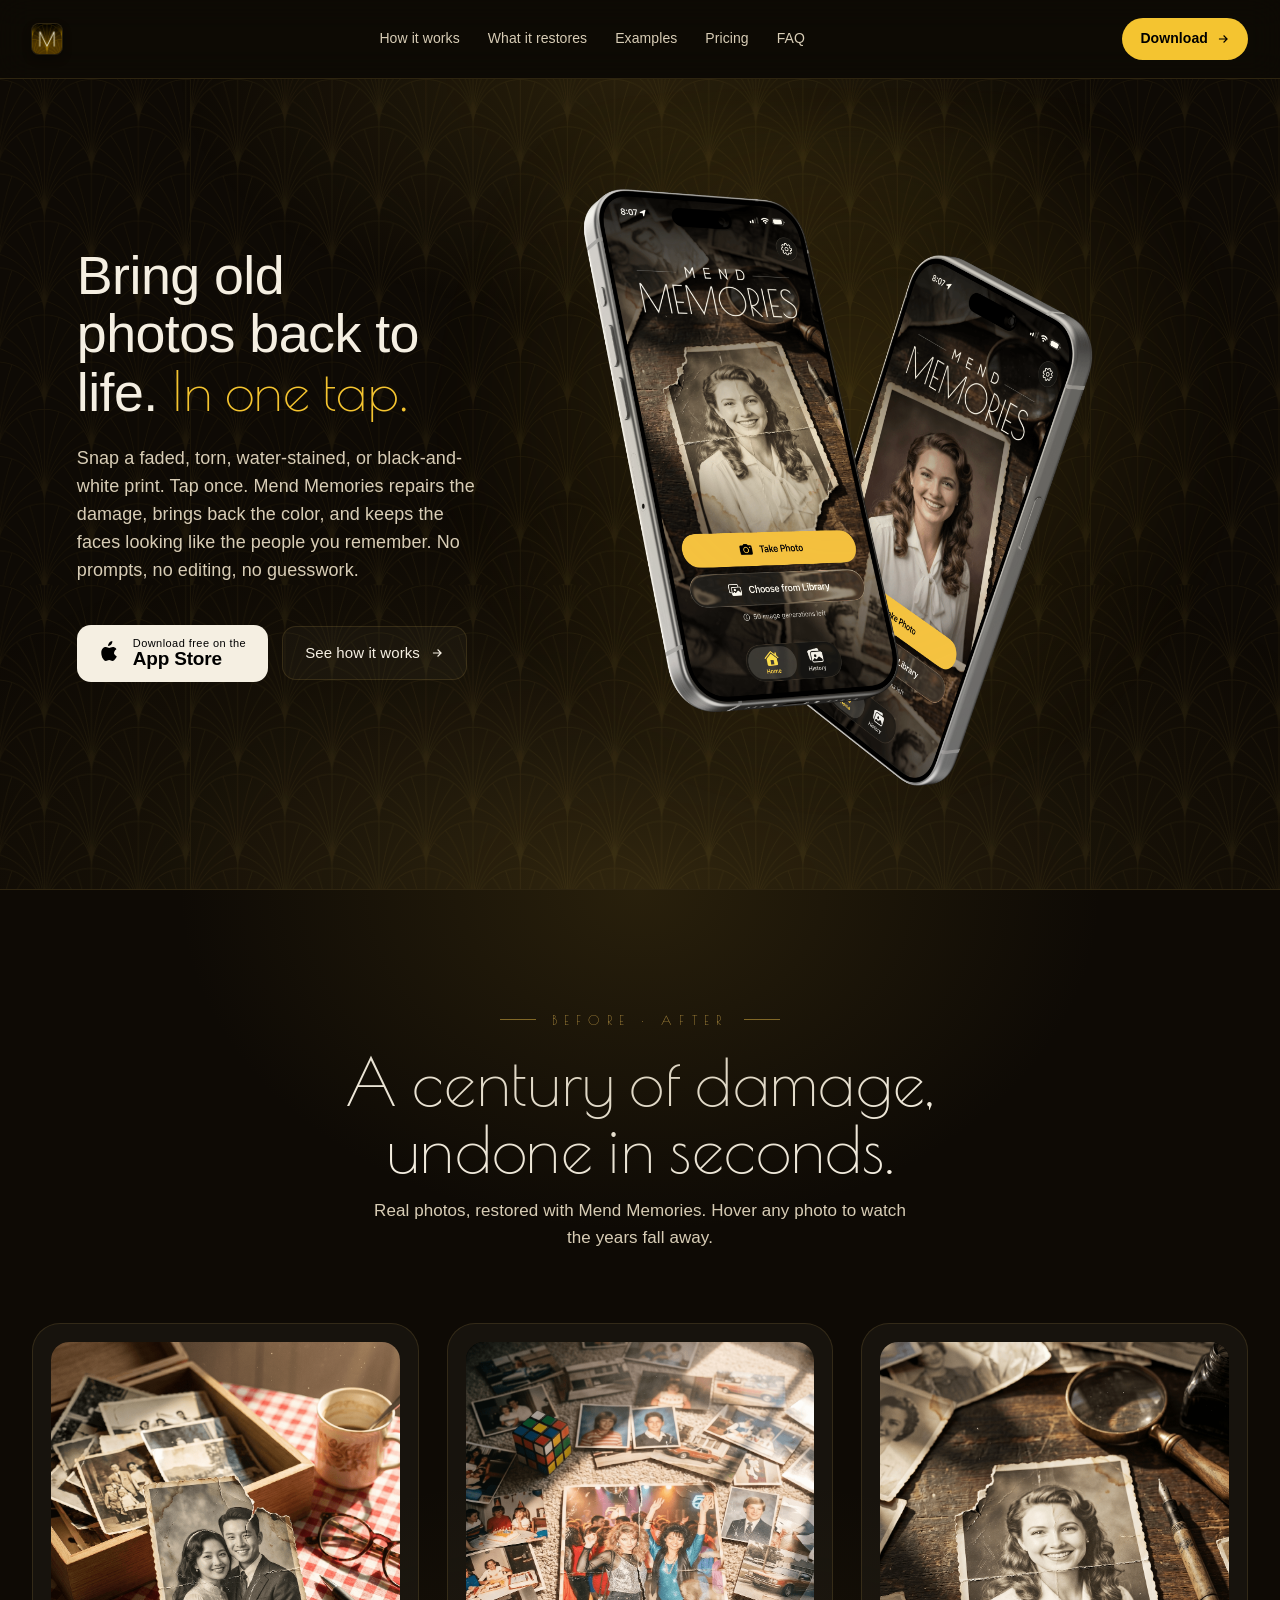
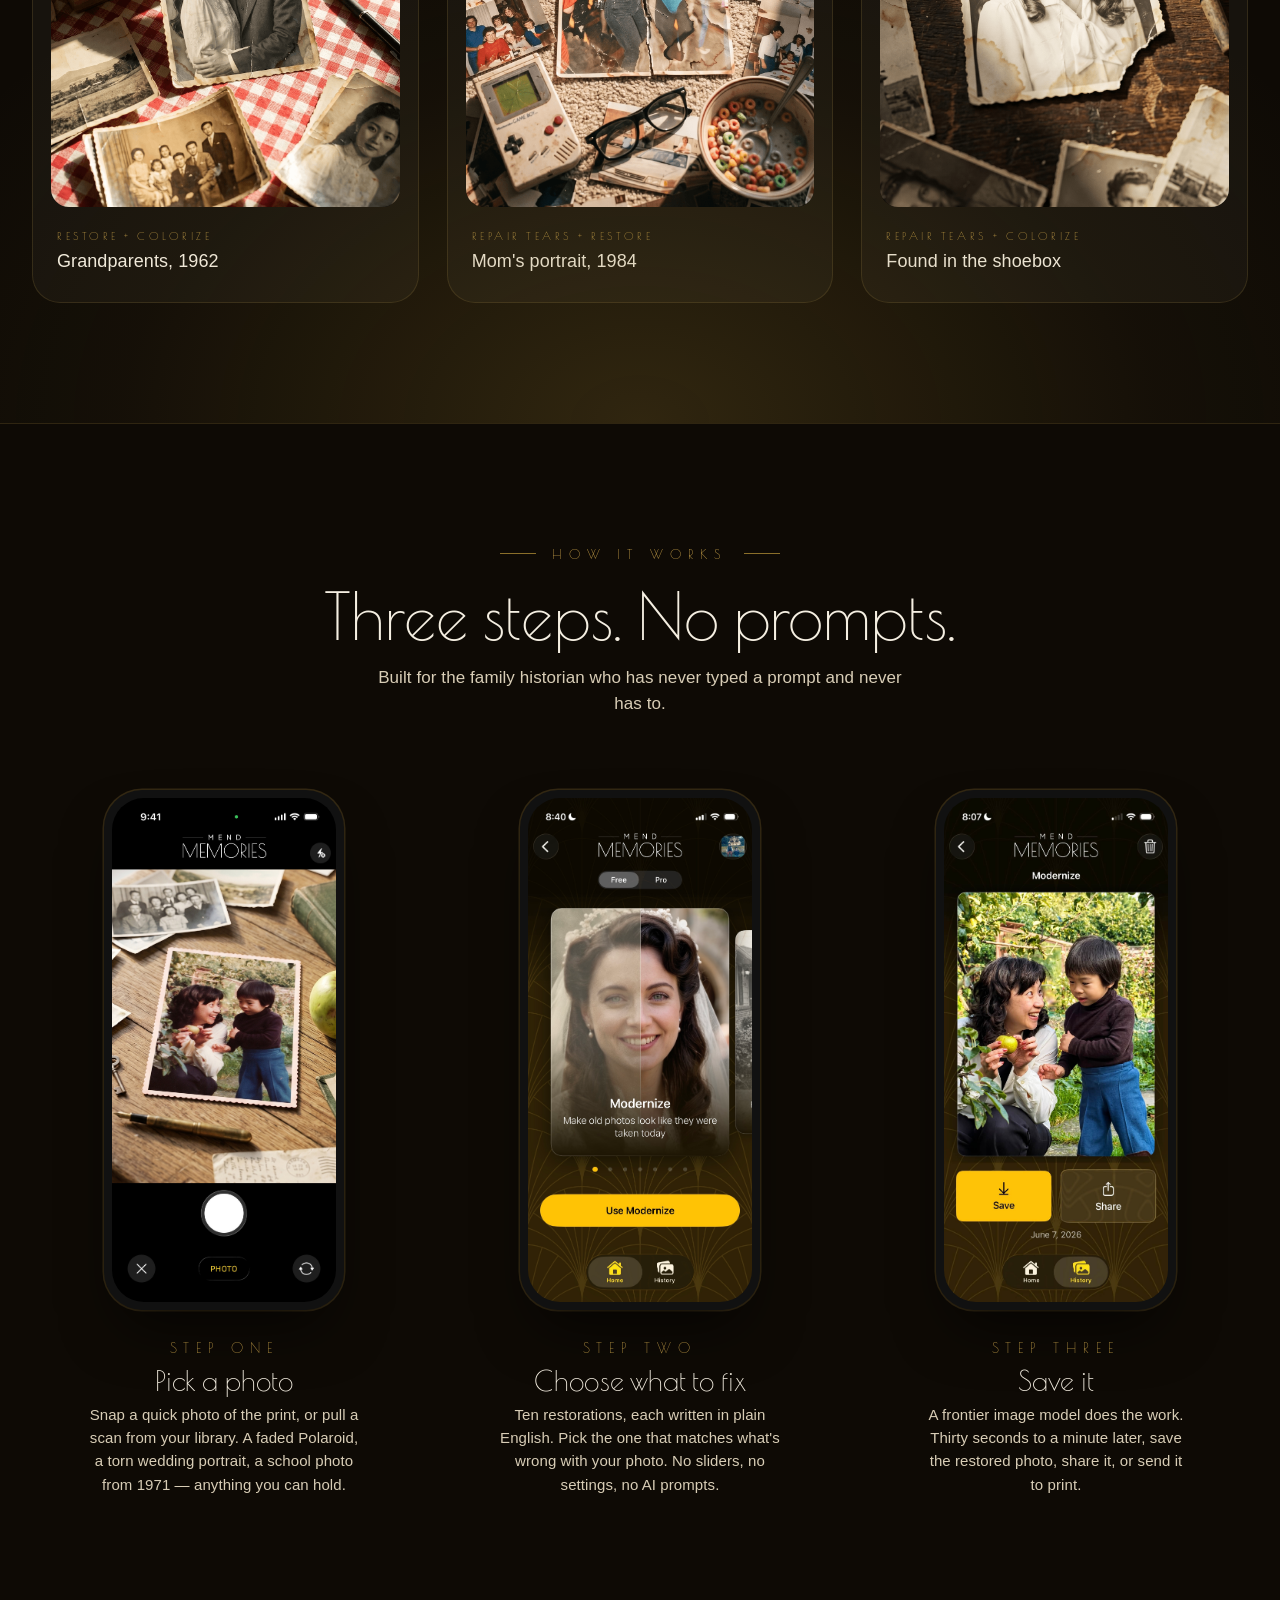
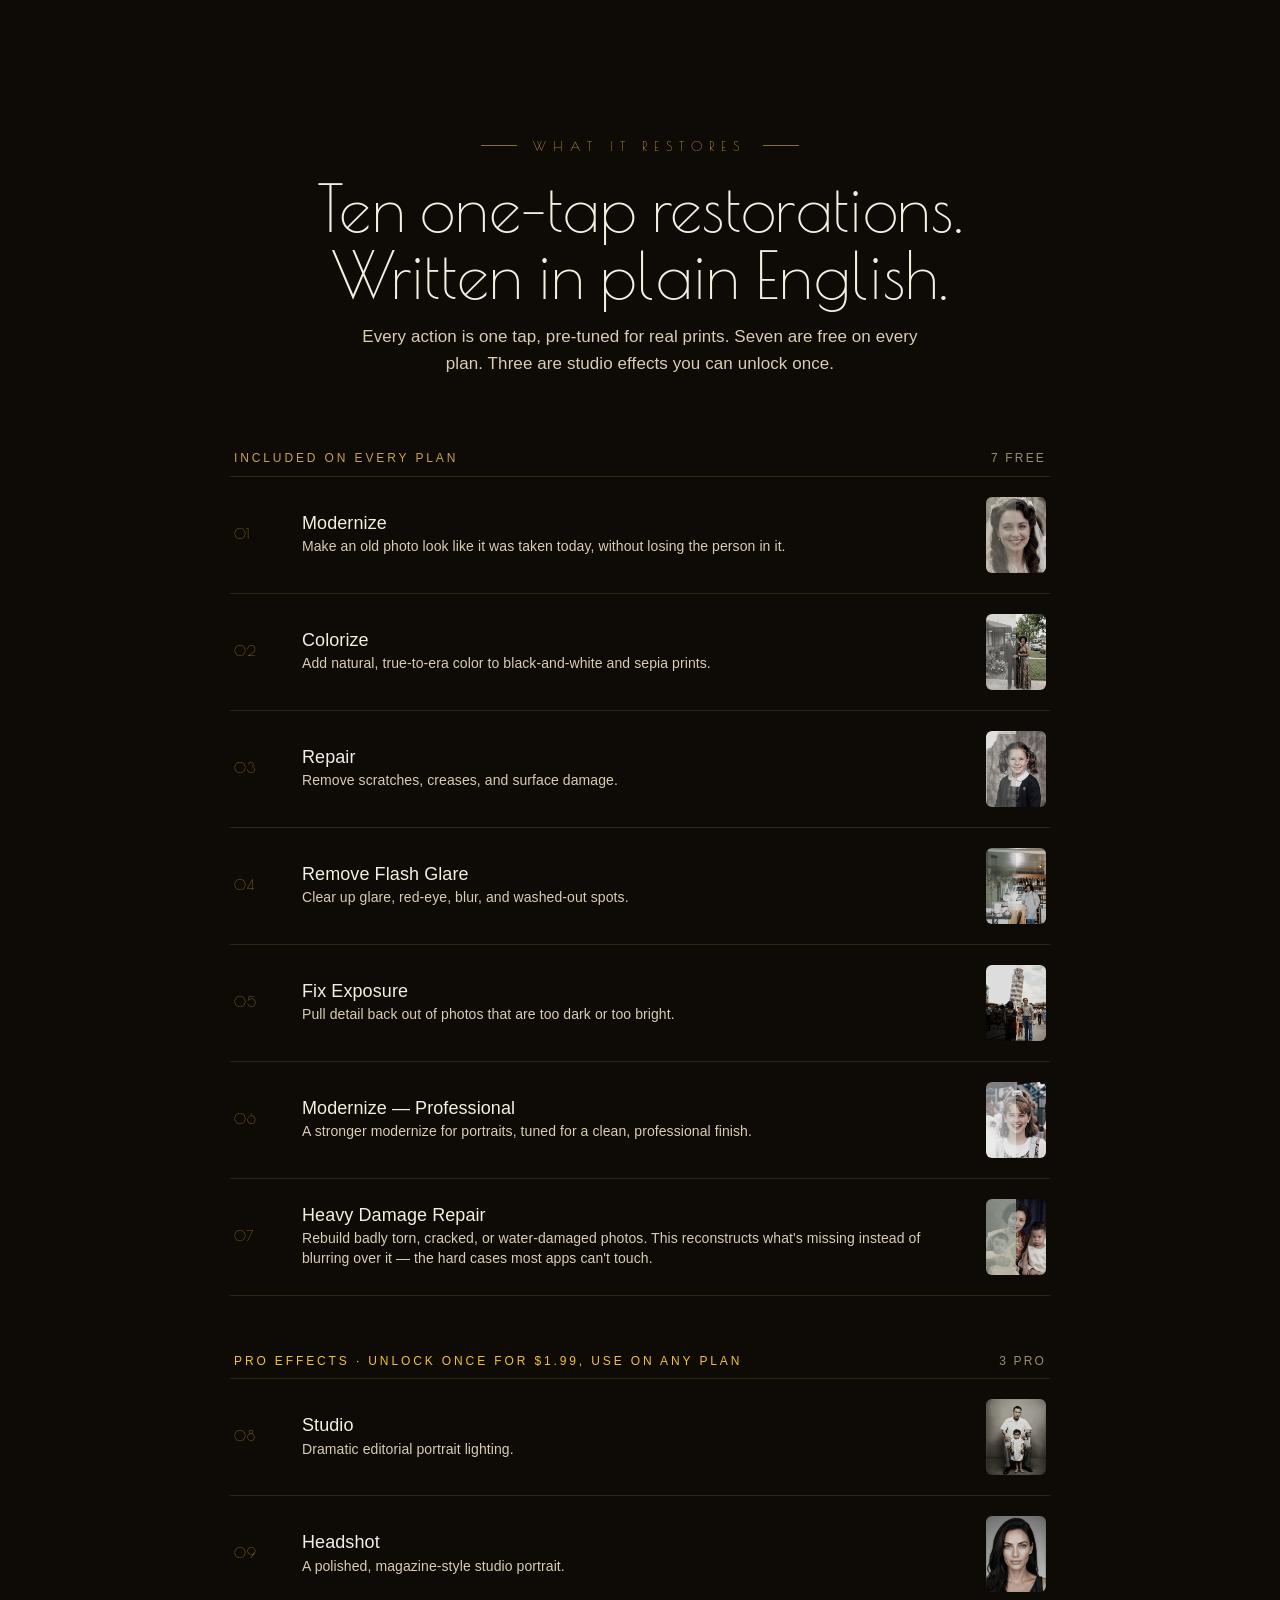
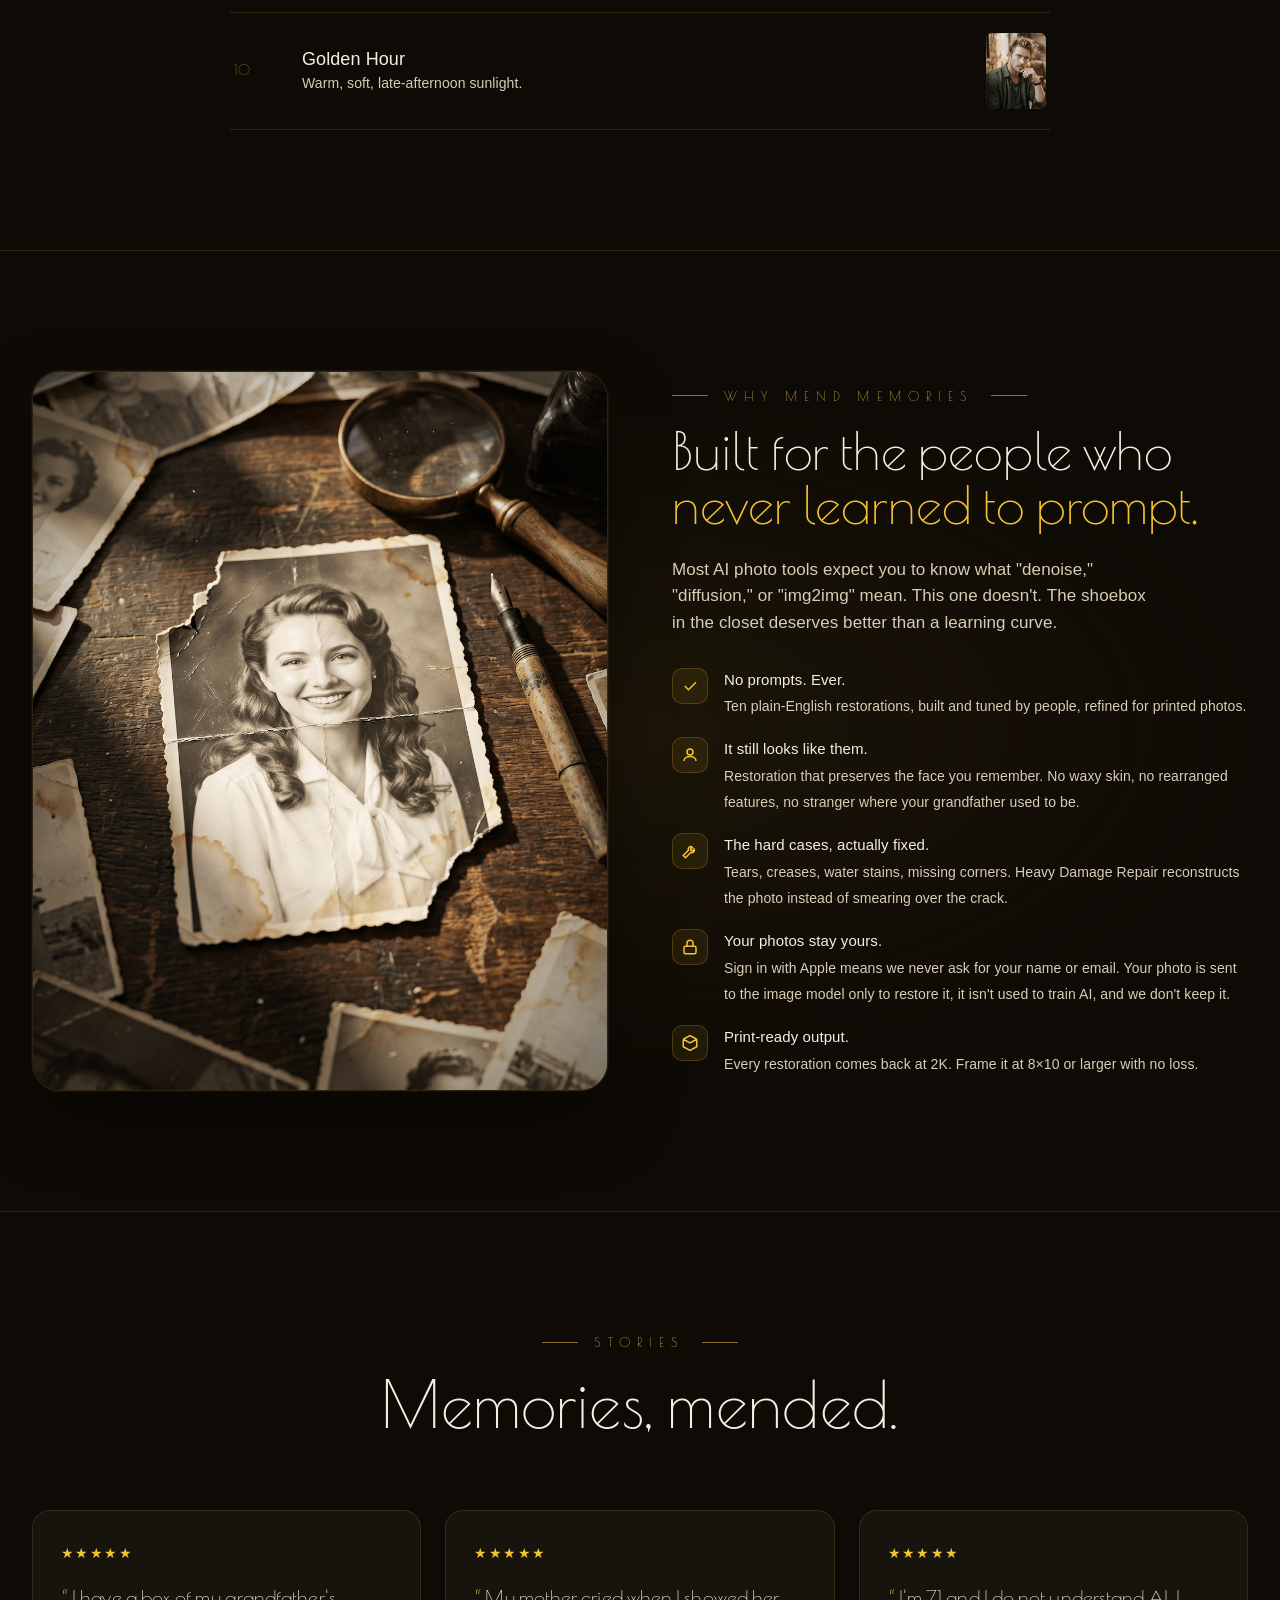
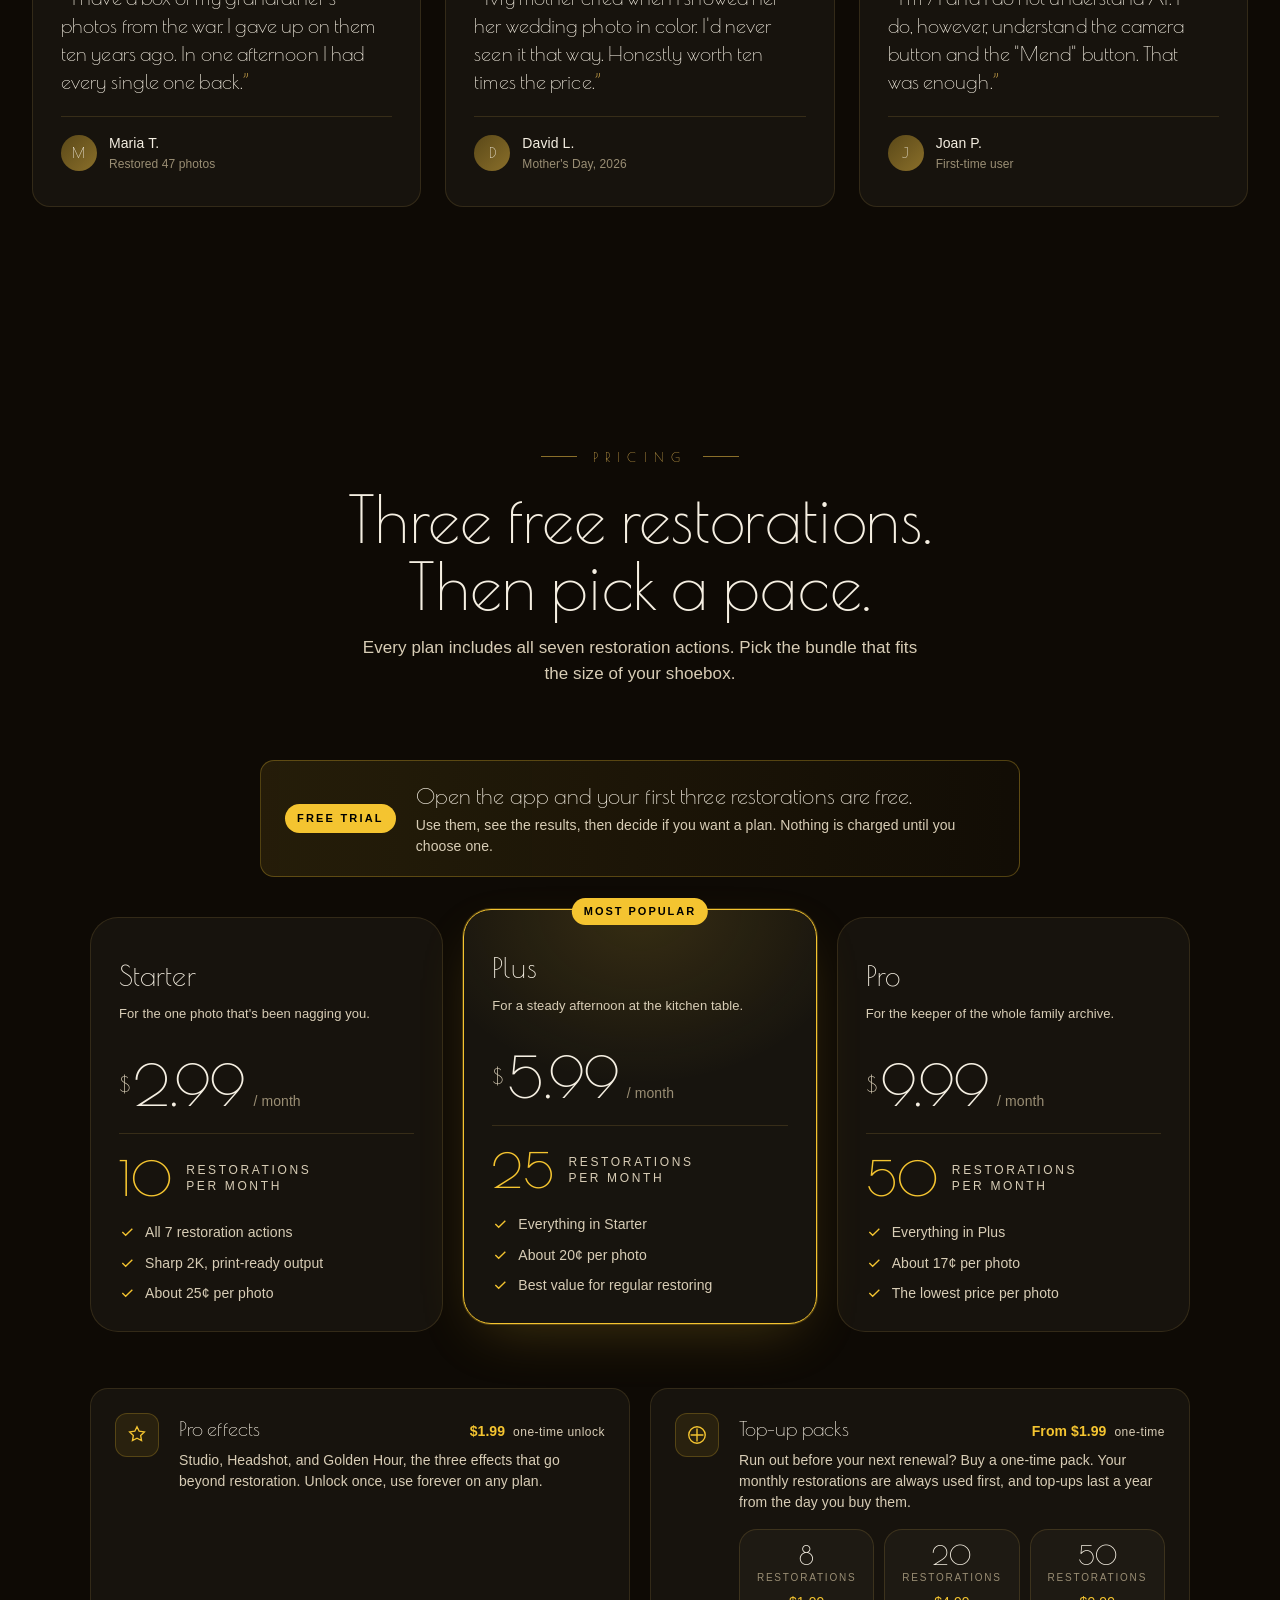
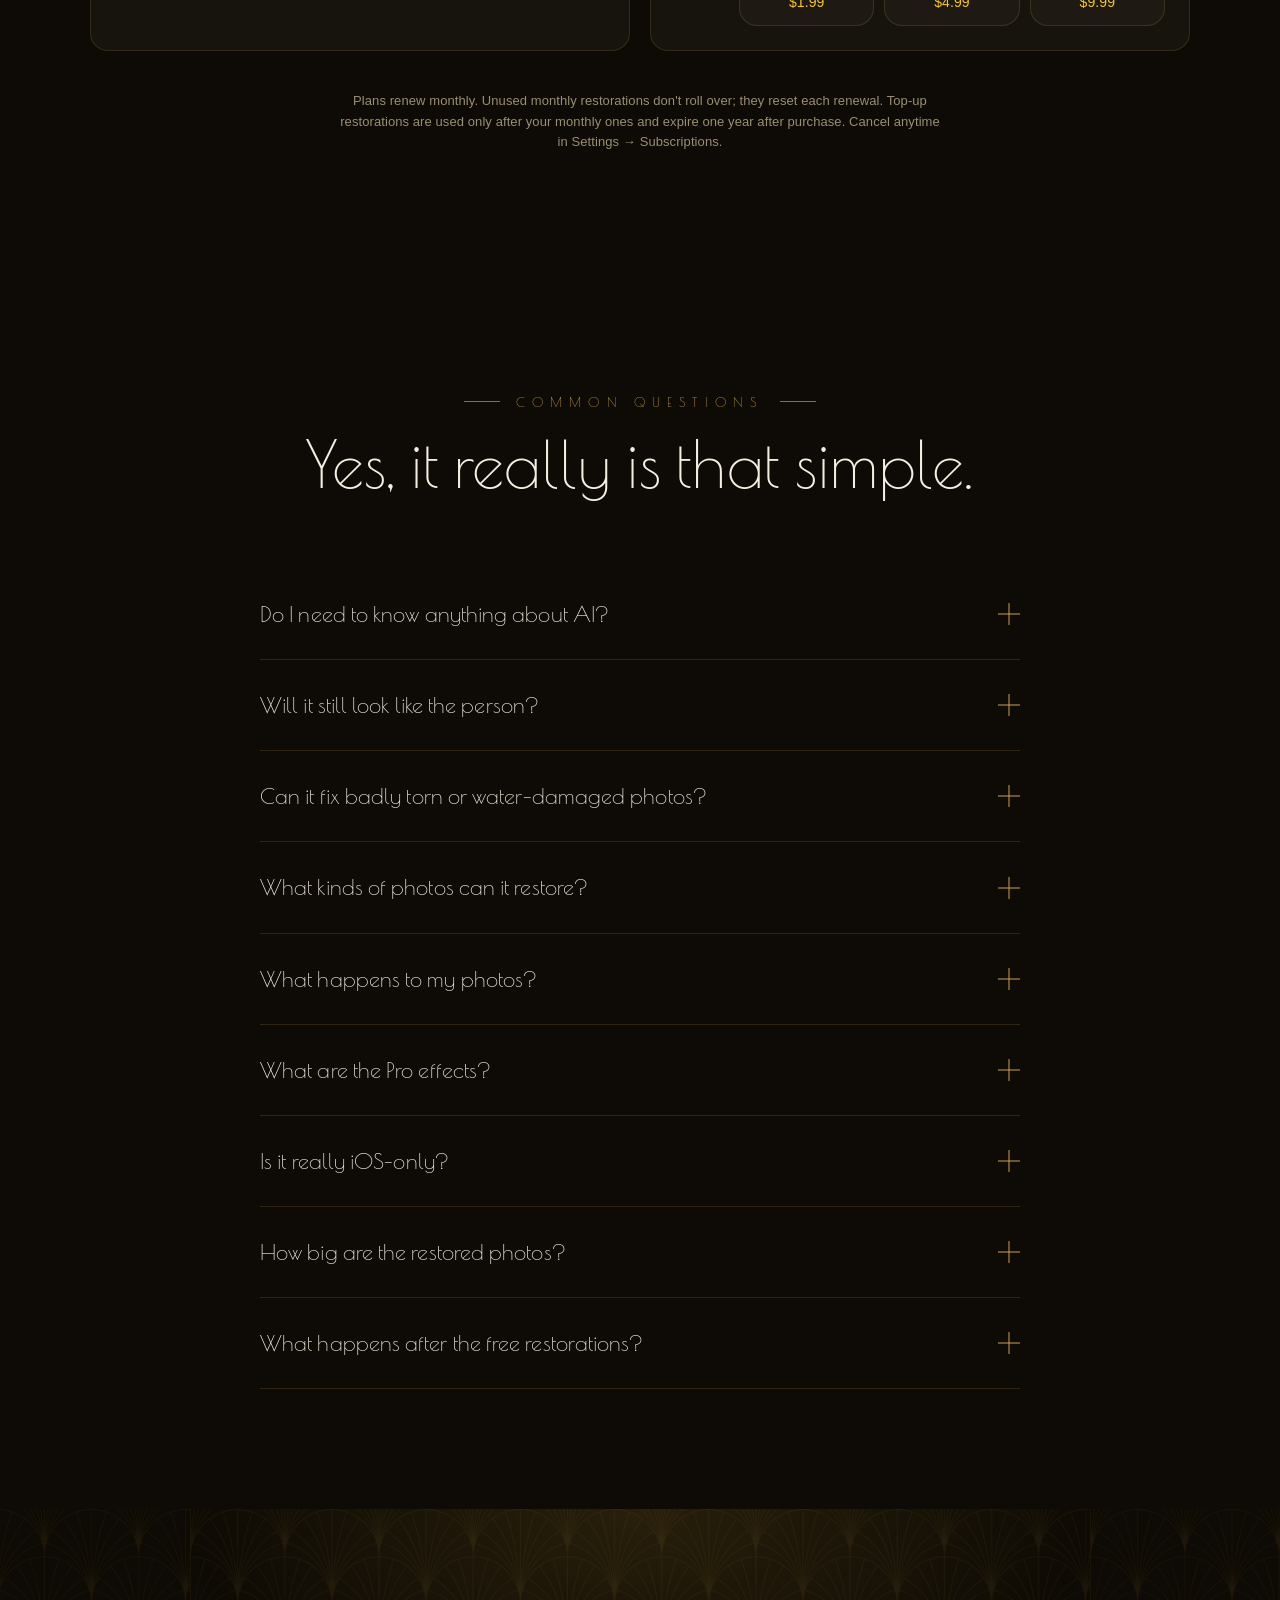
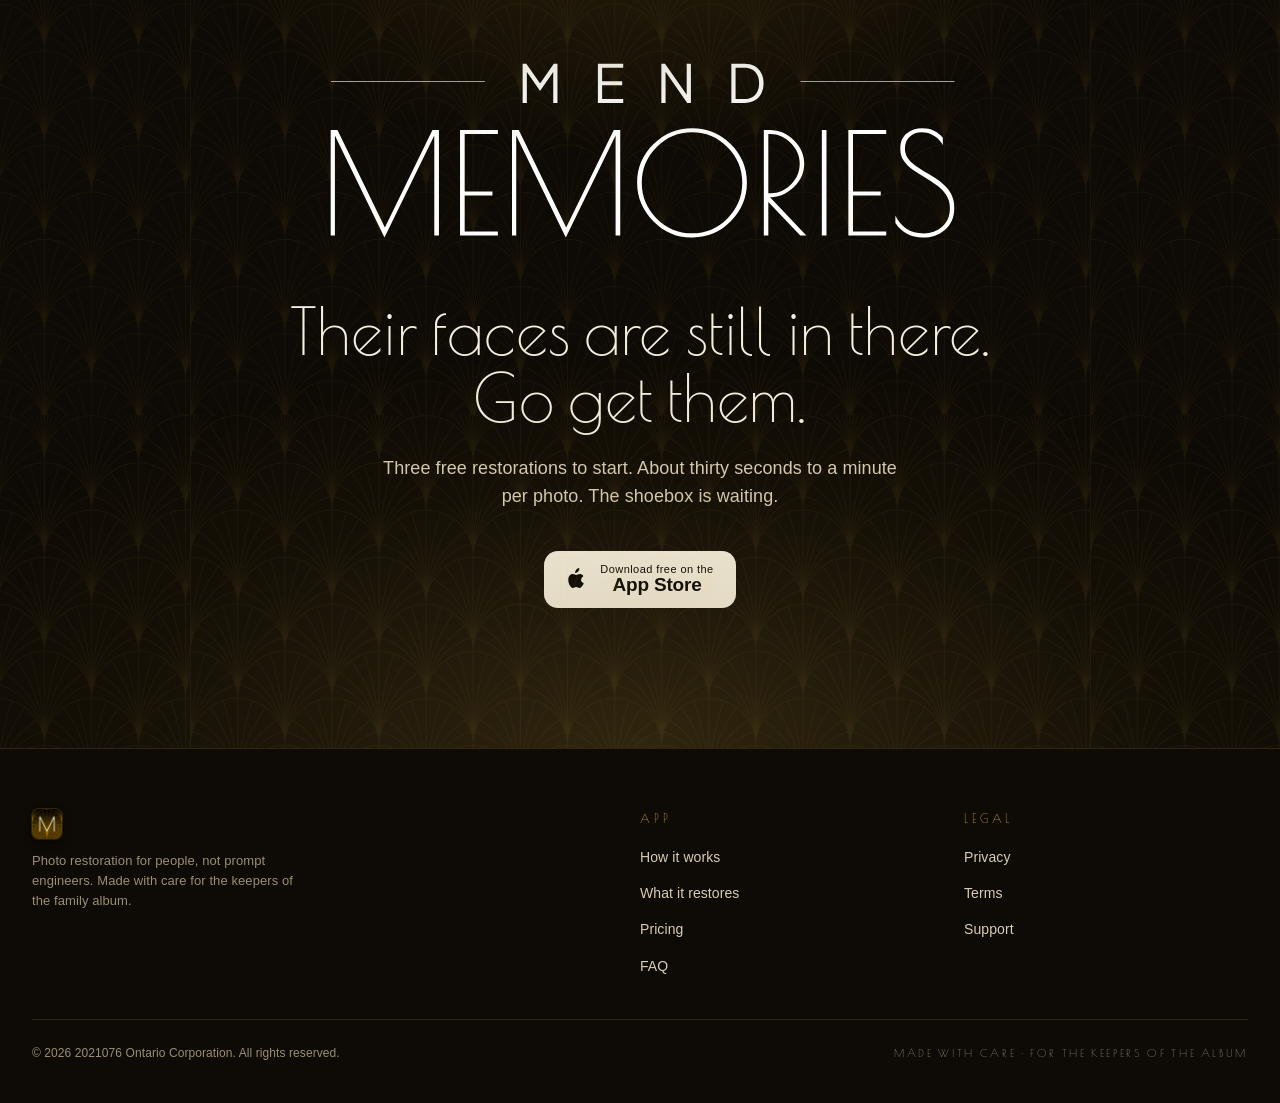
<file: index.html>
<!DOCTYPE html>
<html lang="en">
<head>
  <meta charset="UTF-8" />
  <meta name="viewport" content="width=device-width, initial-scale=1.0" />
  <meta name="description" content="Restore old, damaged photos on your iPhone in one tap. Repair tears and water damage, colorize black-and-white prints, fix faded photos. No prompts. First 3 free." />
  <title>Mend Memories — Restore Old Photos on iPhone</title>
  <link rel="preconnect" href="https://fonts.googleapis.com">
  <link rel="preconnect" href="https://fonts.gstatic.com" crossorigin>
  <link href="https://fonts.googleapis.com/css2?family=Poiret+One&display=swap" rel="stylesheet">
  <link rel="stylesheet" href="styles.css">
  <link rel="stylesheet" href="styles-2.css">
  <link rel="stylesheet" href="styles-3.css">
  <link rel="stylesheet" href="styles-responsive.css">
</head>
<body>

<!-- ============ NAV ============ -->
<nav class="nav" id="nav">
  <div class="nav-inner">
    <a class="nav-mark" href="#top" aria-label="Mend Memories home">
      <img class="nav-icon" src="assets/AppIcon.png" alt="Mend Memories">
    </a>
    <div class="nav-links" id="navLinks">
      <a href="#how">How it works</a>
      <a href="#actions">What it restores</a>
      <a href="#gallery">Examples</a>
      <a href="#pricing">Pricing</a>
      <a href="#faq">FAQ</a>
      <a class="nav-links-cta" href="#download">Download</a>
    </div>
    <a class="nav-cta" href="#download">
      Download
      <svg width="14" height="14" viewBox="0 0 24 24" fill="none" stroke="currentColor" stroke-width="2">
        <path d="M5 12h14M13 6l6 6-6 6"/>
      </svg>
    </a>
    <button class="nav-toggle" id="navToggle" aria-label="Open menu" aria-expanded="false" aria-controls="navLinks">
      <span></span><span></span><span></span>
    </button>
  </div>
</nav>
<script>
  (function () {
    var nav = document.getElementById('nav');
    var toggle = document.getElementById('navToggle');
    var links = document.getElementById('navLinks');
    if (!nav || !toggle || !links) return;
    function setOpen(open) {
      nav.classList.toggle('nav-open', open);
      toggle.setAttribute('aria-expanded', open ? 'true' : 'false');
      toggle.setAttribute('aria-label', open ? 'Close menu' : 'Open menu');
    }
    toggle.addEventListener('click', function () {
      setOpen(!nav.classList.contains('nav-open'));
    });
    links.addEventListener('click', function (e) {
      if (e.target.tagName === 'A') setOpen(false);
    });
  })();
</script>

<!-- ============ HERO ============ -->
<header class="hero" id="top" data-screen-label="01 Hero">
  <div class="deco-bg"><div class="arch-pattern"></div></div>
  <div class="container hero-inner">
    <div class="hero-copy">
      <h1>Bring old photos back to life. <em>In one tap.</em></h1>

      <p class="lead">
        Snap a faded, torn, water-stained, or black-and-white print. Tap once. Mend Memories repairs the damage, brings back the color, and keeps the faces looking like the people you remember. No prompts, no editing, no guesswork.
      </p>

      <div class="hero-ctas">
        <a class="appstore" href="#download">
          <svg class="apple" viewBox="0 0 24 24" fill="currentColor"><path d="M17.5 12.5c0-2.7 2.2-4 2.3-4-.7-1.7-2.6-2-3.3-2-1.4 0-2.7.8-3.4.8-.7 0-1.8-.8-3-.8-2.2 0-4.3 1.8-4.3 5.2 0 2.1.7 4.3 1.6 5.7.7 1 1.3 1.9 2.6 1.9 1.2 0 1.7-.8 3.1-.8s1.8.8 3 .8c1.3 0 2-1 2.7-2 .9-1.1 1.3-2.3 1.3-2.4-.1 0-2.6-1-2.6-3.4zM15 4.2c.7-.8 1.1-2 1-3.2-1 0-2.2.7-2.9 1.5-.6.7-1.1 1.9-1 3 1.1.1 2.2-.6 2.9-1.3z"/></svg>
          <span class="label">
            <span class="small">Download free on the</span>
            <span class="big">App Store</span>
          </span>
        </a>
        <a class="ghost-btn" href="#how">
          See how it works
          <svg width="14" height="14" viewBox="0 0 24 24" fill="none" stroke="currentColor" stroke-width="2"><path d="M5 12h14M13 6l6 6-6 6"/></svg>
        </a>
      </div>


    </div>

  </div>

  <div class="hero-device">
    <img class="hero-phones-img" src="assets/photos/hero_phones.png" alt="Mend Memories app on iPhone"/>
  </div>
</header>

<!-- ============ BEFORE / AFTER GALLERY ============ -->
<section class="section gallery" id="gallery" data-screen-label="02 Examples">
  <div class="deco-bg"></div>
  <div class="container">
    <div class="section-head">
      <div class="section-eyebrow">Before · After</div>
      <h2 class="section-title">A century of damage, undone in seconds.</h2>
      <p class="section-sub">
        Real photos, restored with Mend Memories. Hover any photo to watch the years fall away.
      </p>
    </div>

    <div class="gallery-grid">
      <div class="ba-card">
        <div class="ba-stage">
          <img class="before" src="assets/photos/on_desk_before_2.png" alt="Damaged photo on a desk, before restoration"/>
          <img class="after"  src="assets/photos/on_desk_after_2.png"  alt="The same photo restored and colorized"/>
          <button class="ba-toggle" type="button" aria-pressed="false"><span class="ba-toggle-label">See after</span></button>
        </div>
        <div class="ba-caption">
          <div class="action">Restore + colorize</div>
          <div class="title">Grandparents, 1962</div>
        </div>
      </div>

      <div class="ba-card">
        <div class="ba-stage">
          <img class="before" src="assets/photos/on_desk_before_3.png" alt="Damaged photo on a desk, before restoration"/>
          <img class="after"  src="assets/photos/on_desk_restored.png"  alt="The same photo, restored"/>
          <button class="ba-toggle" type="button" aria-pressed="false"><span class="ba-toggle-label">See after</span></button>
        </div>
        <div class="ba-caption">
          <div class="action">Repair tears + restore</div>
          <div class="title">Mom's portrait, 1984</div>
        </div>
      </div>

      <div class="ba-card">
        <div class="ba-stage">
          <img class="before" src="assets/photos/on_desk_before.png" alt="Damaged photo on a desk, before restoration"/>
          <img class="after"  src="assets/photos/on_desk_after.png"  alt="The same photo restored and colorized"/>
          <button class="ba-toggle" type="button" aria-pressed="false"><span class="ba-toggle-label">See after</span></button>
        </div>
        <div class="ba-caption">
          <div class="action">Repair tears + colorize</div>
          <div class="title">Found in the shoebox</div>
        </div>
      </div>
    </div>
  </div>
</section>

<!-- ============ HOW IT WORKS ============ -->
<section class="section how" id="how" data-screen-label="03 How it works">
  <div class="container">
    <div class="section-head">
      <div class="section-eyebrow">How it works</div>
      <h2 class="section-title">Three steps. No prompts.</h2>
      <p class="section-sub">
        Built for the family historian who has never typed a prompt and never has to.
      </p>
    </div>

    <div class="how-grid">
      <div class="how-step">
        <div class="phone">
          <div class="phone-screen">
            <img src="assets/screens/08_OpenCamera_new.jpg" alt="Step 1 — Pick a photo"/>
          </div>
        </div>
        <div>
          <div class="stepnum">STEP ONE</div>
          <h3>Pick a photo</h3>
          <p>Snap a quick photo of the print, or pull a scan from your library. A faded Polaroid, a torn wedding portrait, a school photo from 1971 — anything you can hold.</p>
        </div>
      </div>

      <div class="how-step">
        <div class="phone">
          <div class="phone-screen">
            <img src="assets/screens/11_ActionSelectionView_modernize.jpg" alt="Step 2 — Choose what to fix"/>
          </div>
        </div>
        <div>
          <div class="stepnum">STEP TWO</div>
          <h3>Choose what to fix</h3>
          <p>Ten restorations, each written in plain English. Pick the one that matches what's wrong with your photo. No sliders, no settings, no AI prompts.</p>
        </div>
      </div>

      <div class="how-step">
        <div class="phone">
          <div class="phone-screen">
            <img src="assets/screens/13_ResultView_modernize.jpg" alt="Step 3 — Save it"/>
          </div>
        </div>
        <div>
          <div class="stepnum">STEP THREE</div>
          <h3>Save it</h3>
          <p>A frontier image model does the work. Thirty seconds to a minute later, save the restored photo, share it, or send it to print.</p>
        </div>
      </div>
    </div>
  </div>
</section>

<!-- ============ ACTIONS GRID ============ -->
<section class="section actions" id="actions" data-screen-label="04 What it restores">
  <div class="container">
    <div class="section-head">
      <div class="section-eyebrow">What it restores</div>
      <h2 class="section-title">Ten one-tap restorations.<br/>Written in plain English.</h2>
      <p class="section-sub">
        Every action is one tap, pre-tuned for real prints. Seven are free on every plan. Three are studio effects you can unlock once.
      </p>
    </div>

    <!-- FREE ACTIONS -->
    <div class="act-label"><span>Included on every plan</span><em>7 free</em></div>
    <div class="act-list">
      <div class="act-row">
        <span class="act-idx">01</span>
        <div class="act-text"><h3>Modernize</h3><p>Make an old photo look like it was taken today, without losing the person in it.</p></div>
        <div class="act-thumb"><img src="assets/actions/01_modernize.png" alt=""/></div>
      </div>
      <div class="act-row">
        <span class="act-idx">02</span>
        <div class="act-text"><h3>Colorize</h3><p>Add natural, true-to-era color to black-and-white and sepia prints.</p></div>
        <div class="act-thumb"><img src="assets/actions/02_colorize.png" alt=""/></div>
      </div>
      <div class="act-row">
        <span class="act-idx">03</span>
        <div class="act-text"><h3>Repair</h3><p>Remove scratches, creases, and surface damage.</p></div>
        <div class="act-thumb"><img src="assets/actions/03_repair.png" alt=""/></div>
      </div>
      <div class="act-row">
        <span class="act-idx">04</span>
        <div class="act-text"><h3>Remove Flash Glare</h3><p>Clear up glare, red-eye, blur, and washed-out spots.</p></div>
        <div class="act-thumb"><img src="assets/actions/04_flash.png" alt=""/></div>
      </div>
      <div class="act-row">
        <span class="act-idx">05</span>
        <div class="act-text"><h3>Fix Exposure</h3><p>Pull detail back out of photos that are too dark or too bright.</p></div>
        <div class="act-thumb"><img src="assets/actions/05_fix_exposure.png" alt=""/></div>
      </div>
      <div class="act-row">
        <span class="act-idx">06</span>
        <div class="act-text"><h3>Modernize — Professional</h3><p>A stronger modernize for portraits, tuned for a clean, professional finish.</p></div>
        <div class="act-thumb"><img src="assets/actions/06_modernize_pro.png" alt=""/></div>
      </div>
      <div class="act-row">
        <span class="act-idx">07</span>
        <div class="act-text"><h3>Heavy Damage Repair</h3><p>Rebuild badly torn, cracked, or water-damaged photos. This reconstructs what's missing instead of blurring over it — the hard cases most apps can't touch.</p></div>
        <div class="act-thumb"><img src="assets/actions/07_heavy_damage.png" alt=""/></div>
      </div>
    </div>

    <!-- PRO ACTIONS -->
    <div class="act-label pro"><span>Pro effects · unlock once for $1.99, use on any plan</span><em>3 pro</em></div>
    <div class="act-list">
      <div class="act-row">
        <span class="act-idx">08</span>
        <div class="act-text"><h3>Studio</h3><p>Dramatic editorial portrait lighting.</p></div>
        <div class="act-thumb"><img src="assets/actions/P01_studio.png" alt=""/></div>
      </div>
      <div class="act-row">
        <span class="act-idx">09</span>
        <div class="act-text"><h3>Headshot</h3><p>A polished, magazine-style studio portrait.</p></div>
        <div class="act-thumb"><img src="assets/actions/P02_headshot.png" alt=""/></div>
      </div>
      <div class="act-row">
        <span class="act-idx">10</span>
        <div class="act-text"><h3>Golden Hour</h3><p>Warm, soft, late-afternoon sunlight.</p></div>
        <div class="act-thumb"><img src="assets/actions/P03_golden_hour.png" alt=""/></div>
      </div>
    </div>
  </div>
</section>

<!-- ============ PITCH / PRIVACY ============ -->
<section class="section pitch" data-screen-label="05 Why">
  <div class="container">
    <div class="pitch-grid">
      <div class="pitch-photo">
        <img src="assets/photos/why_mend.png" alt="A box of old family photos"/>
        <div class="vignette"></div>
      </div>
      <div class="pitch-copy">
        <div class="section-eyebrow" style="justify-content:flex-start">Why Mend Memories</div>
        <h2>Built for the people who <em>never learned to prompt.</em></h2>
        <p>
          Most AI photo tools expect you to know what "denoise," "diffusion," or "img2img" mean. This one doesn't. The shoebox in the closet deserves better than a learning curve.
        </p>

        <div class="pitch-points">
          <div class="pitch-point">
            <div class="ic"><svg viewBox="0 0 24 24" fill="none" stroke="currentColor" stroke-width="2"><path d="M5 12l5 5L20 7"/></svg></div>
            <div class="txt">
              <strong>No prompts. Ever.</strong>
              <span>Ten plain-English restorations, built and tuned by people, refined for printed photos.</span>
            </div>
          </div>
          <div class="pitch-point">
            <div class="ic"><svg viewBox="0 0 24 24" fill="none" stroke="currentColor" stroke-width="2"><circle cx="12" cy="8" r="4"/><path d="M4 20c0-4 4-6 8-6s8 2 8 6"/></svg></div>
            <div class="txt">
              <strong>It still looks like them.</strong>
              <span>Restoration that preserves the face you remember. No waxy skin, no rearranged features, no stranger where your grandfather used to be.</span>
            </div>
          </div>
          <div class="pitch-point">
            <div class="ic"><svg viewBox="0 0 24 24" fill="none" stroke="currentColor" stroke-width="2"><path d="M14.5 6.5a3.5 3.5 0 00-4.6 4.6L3 18l3 3 6.9-6.9a3.5 3.5 0 004.6-4.6l-2.3 2.3-2-.3-.3-2 2.3-2.3z"/></svg></div>
            <div class="txt">
              <strong>The hard cases, actually fixed.</strong>
              <span>Tears, creases, water stains, missing corners. Heavy Damage Repair reconstructs the photo instead of smearing over the crack.</span>
            </div>
          </div>
          <div class="pitch-point">
            <div class="ic"><svg viewBox="0 0 24 24" fill="none" stroke="currentColor" stroke-width="2"><rect x="4" y="11" width="16" height="10" rx="2"/><path d="M8 11V7a4 4 0 018 0v4"/></svg></div>
            <div class="txt">
              <strong>Your photos stay yours.</strong>
              <span>Sign in with Apple means we never ask for your name or email. Your photo is sent to the image model only to restore it, it isn't used to train AI, and we don't keep it.</span>
            </div>
          </div>
          <div class="pitch-point">
            <div class="ic"><svg viewBox="0 0 24 24" fill="none" stroke="currentColor" stroke-width="2"><path d="M3 7l9 5 9-5M3 7v10l9 5 9-5V7M3 7l9-5 9 5"/></svg></div>
            <div class="txt">
              <strong>Print-ready output.</strong>
              <span>Every restoration comes back at 2K. Frame it at 8×10 or larger with no loss.</span>
            </div>
          </div>
        </div>
      </div>
    </div>
  </div>
</section>

<!-- ============ TESTIMONIALS ============ -->
<section class="section testimonials" data-screen-label="06 Testimonials">
  <div class="container">
    <div class="section-head">
      <div class="section-eyebrow">Stories</div>
      <h2 class="section-title">Memories, mended.</h2>
    </div>

    <div class="testimonials-grid">
      <div class="testimonial">
        <div class="stars">★★★★★</div>
        <p>I have a box of my grandfather's photos from the war. I gave up on them ten years ago. In one afternoon I had every single one back.</p>
        <div class="who">
          <div class="avatar">M</div>
          <div class="who-info">
            <span class="name">Maria T.</span>
            <span class="meta">Restored 47 photos</span>
          </div>
        </div>
      </div>

      <div class="testimonial">
        <div class="stars">★★★★★</div>
        <p>My mother cried when I showed her her wedding photo in color. I'd never seen it that way. Honestly worth ten times the price.</p>
        <div class="who">
          <div class="avatar">D</div>
          <div class="who-info">
            <span class="name">David L.</span>
            <span class="meta">Mother's Day, 2026</span>
          </div>
        </div>
      </div>

      <div class="testimonial">
        <div class="stars">★★★★★</div>
        <p>I'm 71 and I do not understand AI. I do, however, understand the camera button and the "Mend" button. That was enough.</p>
        <div class="who">
          <div class="avatar">J</div>
          <div class="who-info">
            <span class="name">Joan P.</span>
            <span class="meta">First-time user</span>
          </div>
        </div>
      </div>
    </div>
  </div>
</section>

<!-- ============ PRICING ============ -->
<section class="section pricing" id="pricing" data-screen-label="07 Pricing">
  <div class="container">
    <div class="section-head">
      <div class="section-eyebrow">Pricing</div>
      <h2 class="section-title">Three free restorations.<br/>Then pick a pace.</h2>
      <p class="section-sub">
        Every plan includes all seven restoration actions. Pick the bundle that fits the size of your shoebox.
      </p>
    </div>

    <div class="trial-banner">
      <div class="trial-badge">FREE TRIAL</div>
      <div class="trial-copy">
        <strong>Open the app and your first three restorations are free.</strong>
        <span>Use them, see the results, then decide if you want a plan. Nothing is charged until you choose one.</span>
      </div>
    </div>

    <div class="tier-grid">
      <div class="tier-card">
        <div class="tier-head">
          <h3>Starter</h3>
          <p class="tier-tag">For the one photo that's been nagging you.</p>
        </div>
        <div class="tier-price">
          <span class="currency">$</span>
          <span class="amt">2.99</span>
          <span class="per">/ month</span>
        </div>
        <div class="tier-gens">
          <span class="big">10</span>
          <span class="lbl">restorations<br/>per month</span>
        </div>
        <ul class="tier-features">
          <li><svg viewBox="0 0 24 24" fill="none" stroke="currentColor" stroke-width="2"><path d="M5 12l5 5L20 7"/></svg>All 7 restoration actions</li>
          <li><svg viewBox="0 0 24 24" fill="none" stroke="currentColor" stroke-width="2"><path d="M5 12l5 5L20 7"/></svg>Sharp 2K, print-ready output</li>
          <li><svg viewBox="0 0 24 24" fill="none" stroke="currentColor" stroke-width="2"><path d="M5 12l5 5L20 7"/></svg>About 25¢ per photo</li>
        </ul>
      </div>

      <div class="tier-card featured">
        <span class="tier-ribbon">Most popular</span>
        <div class="tier-head">
          <h3>Plus</h3>
          <p class="tier-tag">For a steady afternoon at the kitchen table.</p>
        </div>
        <div class="tier-price">
          <span class="currency">$</span>
          <span class="amt">5.99</span>
          <span class="per">/ month</span>
        </div>
        <div class="tier-gens">
          <span class="big">25</span>
          <span class="lbl">restorations<br/>per month</span>
        </div>
        <ul class="tier-features">
          <li><svg viewBox="0 0 24 24" fill="none" stroke="currentColor" stroke-width="2"><path d="M5 12l5 5L20 7"/></svg>Everything in Starter</li>
          <li><svg viewBox="0 0 24 24" fill="none" stroke="currentColor" stroke-width="2"><path d="M5 12l5 5L20 7"/></svg>About 20¢ per photo</li>
          <li><svg viewBox="0 0 24 24" fill="none" stroke="currentColor" stroke-width="2"><path d="M5 12l5 5L20 7"/></svg>Best value for regular restoring</li>
        </ul>
      </div>

      <div class="tier-card">
        <div class="tier-head">
          <h3>Pro</h3>
          <p class="tier-tag">For the keeper of the whole family archive.</p>
        </div>
        <div class="tier-price">
          <span class="currency">$</span>
          <span class="amt">9.99</span>
          <span class="per">/ month</span>
        </div>
        <div class="tier-gens">
          <span class="big">50</span>
          <span class="lbl">restorations<br/>per month</span>
        </div>
        <ul class="tier-features">
          <li><svg viewBox="0 0 24 24" fill="none" stroke="currentColor" stroke-width="2"><path d="M5 12l5 5L20 7"/></svg>Everything in Plus</li>
          <li><svg viewBox="0 0 24 24" fill="none" stroke="currentColor" stroke-width="2"><path d="M5 12l5 5L20 7"/></svg>About 17¢ per photo</li>
          <li><svg viewBox="0 0 24 24" fill="none" stroke="currentColor" stroke-width="2"><path d="M5 12l5 5L20 7"/></svg>The lowest price per photo</li>
        </ul>
      </div>
    </div>

    <div class="addons">
      <div class="addon">
        <div class="addon-icon">
          <svg viewBox="0 0 24 24" fill="none" stroke="currentColor" stroke-width="1.5"><path d="M12 3l2.39 4.84L20 8.65l-4 3.9.95 5.51L12 15.45l-4.95 2.6L8 12.55l-4-3.9 5.61-.81z"/></svg>
        </div>
        <div class="addon-body">
          <div class="addon-row">
            <h4>Pro effects</h4>
            <span class="addon-price">$1.99 <em>one-time unlock</em></span>
          </div>
          <p>Studio, Headshot, and Golden Hour, the three effects that go beyond restoration. Unlock once, use forever on any plan.</p>
        </div>
      </div>

      <div class="addon">
        <div class="addon-icon">
          <svg viewBox="0 0 24 24" fill="none" stroke="currentColor" stroke-width="1.5"><path d="M12 5v14M5 12h14"/><circle cx="12" cy="12" r="9"/></svg>
        </div>
        <div class="addon-body">
          <div class="addon-row">
            <h4>Top-up packs</h4>
            <span class="addon-price">From $1.99 <em>one-time</em></span>
          </div>
          <p>Run out before your next renewal? Buy a one-time pack. Your monthly restorations are always used first, and top-ups last a year from the day you buy them.</p>
          <div class="topup-packs">
            <div class="pack">
              <span class="pack-mends">8</span>
              <span class="pack-lbl">restorations</span>
              <span class="pack-price">$1.99</span>
            </div>
            <div class="pack">
              <span class="pack-mends">20</span>
              <span class="pack-lbl">restorations</span>
              <span class="pack-price">$4.99</span>
            </div>
            <div class="pack">
              <span class="pack-mends">50</span>
              <span class="pack-lbl">restorations</span>
              <span class="pack-price">$9.99</span>
            </div>
          </div>
        </div>
      </div>
    </div>

    <p class="pricing-foot">Plans renew monthly. Unused monthly restorations don't roll over; they reset each renewal. Top-up restorations are used only after your monthly ones and expire one year after purchase. Cancel anytime in Settings → Subscriptions.</p>
  </div>
</section>

<!-- ============ FAQ ============ -->
<section class="section" id="faq" data-screen-label="08 FAQ">
  <div class="container">
    <div class="section-head">
      <div class="section-eyebrow">Common questions</div>
      <h2 class="section-title">Yes, it really is that simple.</h2>
    </div>

    <div class="faq">
      <details class="faq-item">
        <summary>Do I need to know anything about AI? <span class="plus"></span></summary>
        <div class="answer">Nothing at all. No prompts, no sliders, no settings. Pick a photo, tap one of ten plainly worded actions, and wait about thirty seconds to a minute. The AI stays in the background. You never talk to it.</div>
      </details>
      <details class="faq-item">
        <summary>Will it still look like the person? <span class="plus"></span></summary>
        <div class="answer">Yes. Mend Memories restores the photo without redrawing the face. No plastic skin, no smoothed-away features. The goal is the person you remember, not a lookalike.</div>
      </details>
      <details class="faq-item">
        <summary>Can it fix badly torn or water-damaged photos? <span class="plus"></span></summary>
        <div class="answer">That's what Heavy Damage Repair is for. It rebuilds the missing parts of a photo instead of blurring over the damage, so torn corners, deep creases, and water stains come back as real detail.</div>
      </details>
      <details class="faq-item">
        <summary>What kinds of photos can it restore? <span class="plus"></span></summary>
        <div class="answer">Printed photos of any age: Polaroids, studio portraits, school and military photos, wedding albums, faded color prints from the 70s and 80s, sepia tintypes, and photos that have been folded, torn, or water-damaged. If you can hold it and snap it, we can probably restore it.</div>
      </details>
      <details class="faq-item">
        <summary>What happens to my photos? <span class="plus"></span></summary>
        <div class="answer">When you restore a photo, it's sent to the AI image model that does the work, and the result comes back to you. Your photo isn't used to train AI, and we don't store it on our end. Sign in with Apple means we never ask for your name or email.</div>
      </details>
      <details class="faq-item">
        <summary>What are the Pro effects? <span class="plus"></span></summary>
        <div class="answer">Three premium effects — Studio, Headshot, and Golden Hour — that go past restoration into a finished, professional look. Unlock them once for $1.99 and they're yours forever on any plan.</div>
      </details>
      <details class="faq-item">
        <summary>Is it really iOS-only? <span class="plus"></span></summary>
        <div class="answer">For now, yes. Mend Memories is built for iPhone and iPad. We're watching demand for Android. If you'd like one, tell us.</div>
      </details>
      <details class="faq-item">
        <summary>How big are the restored photos? <span class="plus"></span></summary>
        <div class="answer">Every restoration comes back at 2K, ready to print. Most people frame the result at 8×10 or larger with no loss in quality.</div>
      </details>
      <details class="faq-item">
        <summary>What happens after the free restorations? <span class="plus"></span></summary>
        <div class="answer">The free trial is three restorations, not a clock. Once you've used them, you decide whether to subscribe. Nothing is charged unless you pick a plan, and you can cancel anytime from Settings → Subscriptions on your iPhone.</div>
      </details>
    </div>
  </div>
</section>

<!-- ============ FINAL CTA ============ -->
<section class="section final-cta" id="download" data-screen-label="09 Download">
  <div class="deco-bg"><div class="arch-pattern"></div></div>
  <div class="container">
    <img class="wordmark" src="assets/LogoWhite.svg" alt="Mend Memories"/>
    <h2>Their faces are still in there.<br/>Go get them.</h2>
    <p>Three free restorations to start. About thirty seconds to a minute per photo. The shoebox is waiting.</p>
    <div class="hero-ctas" style="justify-content:center">
      <a class="appstore" href="#">
        <svg class="apple" viewBox="0 0 24 24" fill="currentColor"><path d="M17.5 12.5c0-2.7 2.2-4 2.3-4-.7-1.7-2.6-2-3.3-2-1.4 0-2.7.8-3.4.8-.7 0-1.8-.8-3-.8-2.2 0-4.3 1.8-4.3 5.2 0 2.1.7 4.3 1.6 5.7.7 1 1.3 1.9 2.6 1.9 1.2 0 1.7-.8 3.1-.8s1.8.8 3 .8c1.3 0 2-1 2.7-2 .9-1.1 1.3-2.3 1.3-2.4-.1 0-2.6-1-2.6-3.4zM15 4.2c.7-.8 1.1-2 1-3.2-1 0-2.2.7-2.9 1.5-.6.7-1.1 1.9-1 3 1.1.1 2.2-.6 2.9-1.3z"/></svg>
        <span class="label">
          <span class="small">Download free on the</span>
          <span class="big">App Store</span>
        </span>
      </a>
    </div>
  </div>
</section>

<!-- ============ FOOTER ============ -->
<footer class="footer">
  <div class="container">
    <div class="footer-inner">
      <div class="footer-brand">
        <a class="nav-mark" href="#top" aria-label="Mend Memories home">
          <img class="nav-icon" src="assets/AppIcon.png" alt="Mend Memories">
        </a>
        <p>Photo restoration for people, not prompt engineers. Made with care for the keepers of the family album.</p>
      </div>
      <div class="footer-col">
        <h4>App</h4>
        <ul>
          <li><a href="#how">How it works</a></li>
          <li><a href="#actions">What it restores</a></li>
          <li><a href="#pricing">Pricing</a></li>
          <li><a href="#faq">FAQ</a></li>
        </ul>
      </div>
      <div class="footer-col">
        <h4>Legal</h4>
        <ul>
          <li><a href="/privacy.html">Privacy</a></li>
          <li><a href="/terms.html">Terms</a></li>
          <li><a href="/support.html">Support</a></li>
        </ul>
      </div>
    </div>
    <div class="footer-bottom">
      <span>© 2026 2021076 Ontario Corporation. All rights reserved.</span>
      <span class="made">Made with care · for the keepers of the album</span>
    </div>
  </div>
</footer>

<script>
  // Before/After: tap-to-reveal for touch devices (no hover)
  document.querySelectorAll('.ba-toggle').forEach(function (btn) {
    btn.addEventListener('click', function () {
      var stage = btn.closest('.ba-stage');
      if (!stage) return;
      var revealed = stage.classList.toggle('revealed');
      btn.setAttribute('aria-pressed', revealed ? 'true' : 'false');
      var label = btn.querySelector('.ba-toggle-label');
      if (label) label.textContent = revealed ? 'See before' : 'See after';
    });
  });
</script>

</body>
</html>
</file>
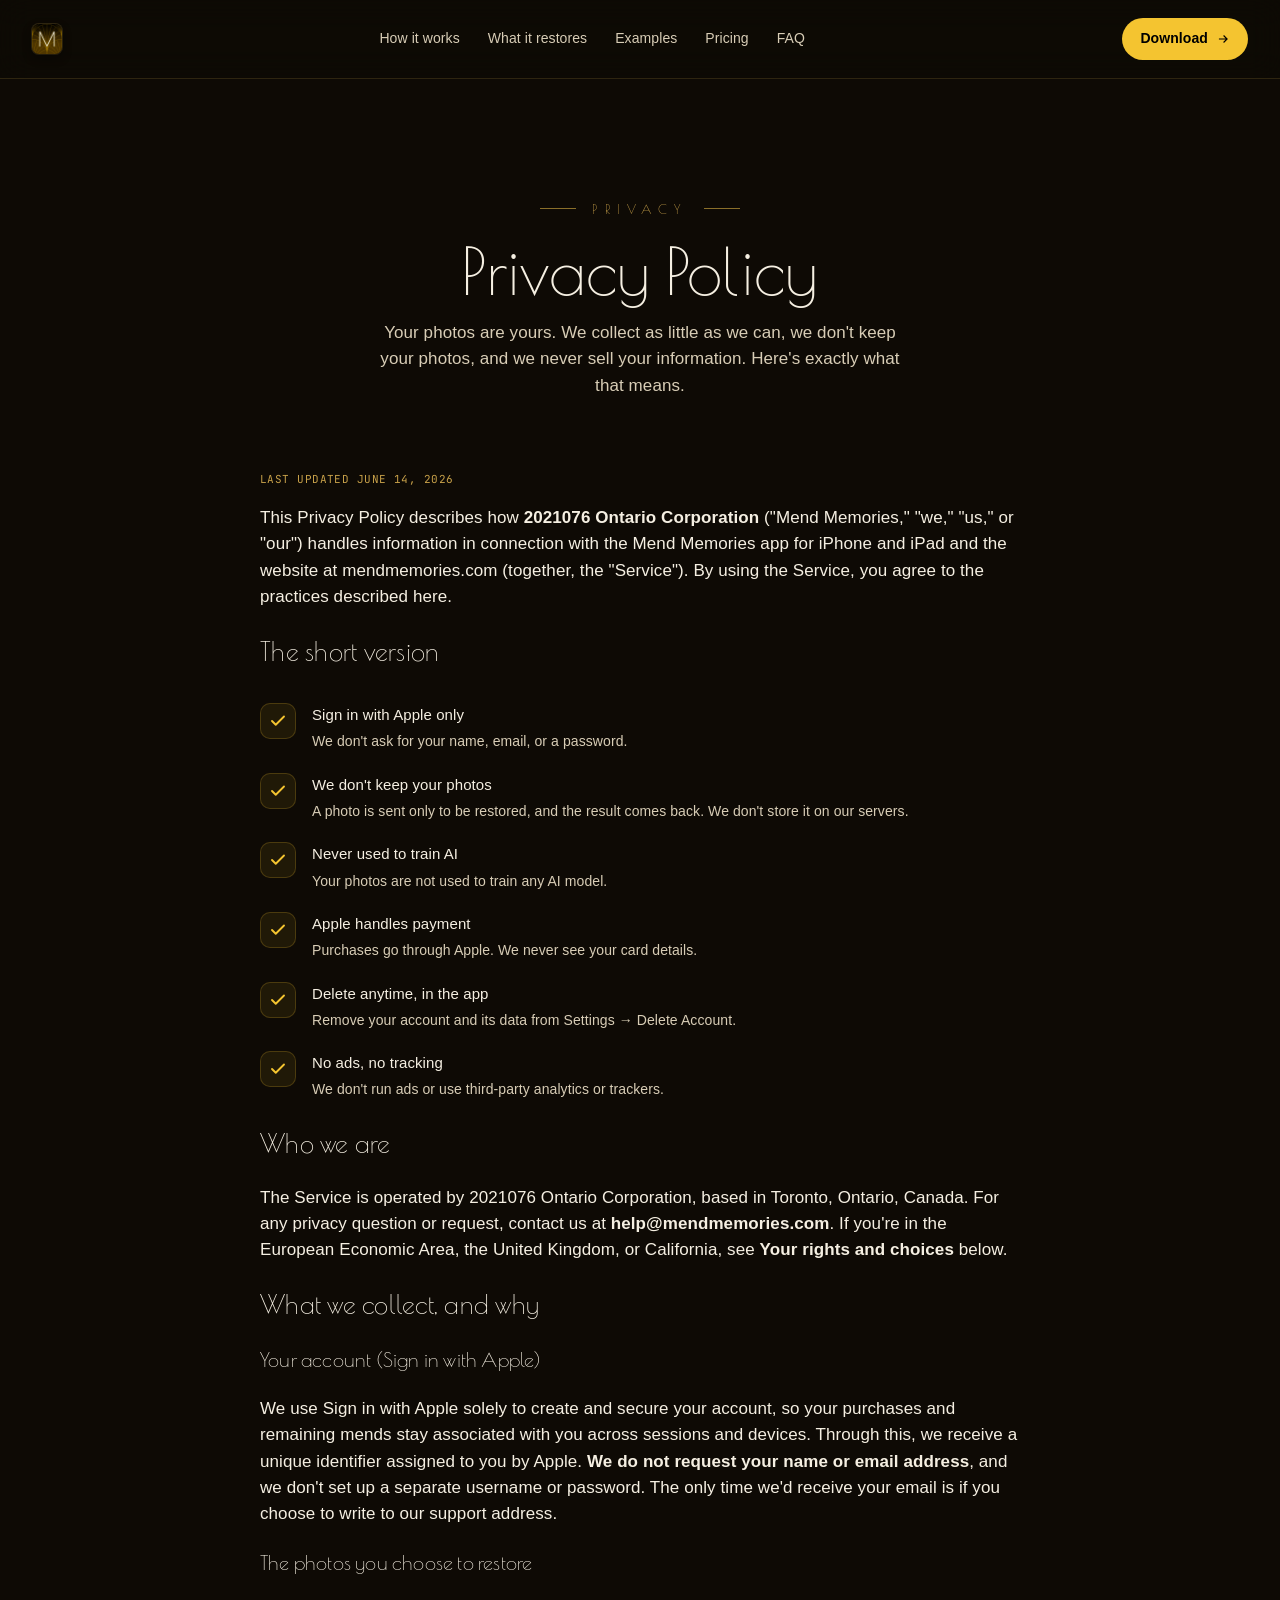
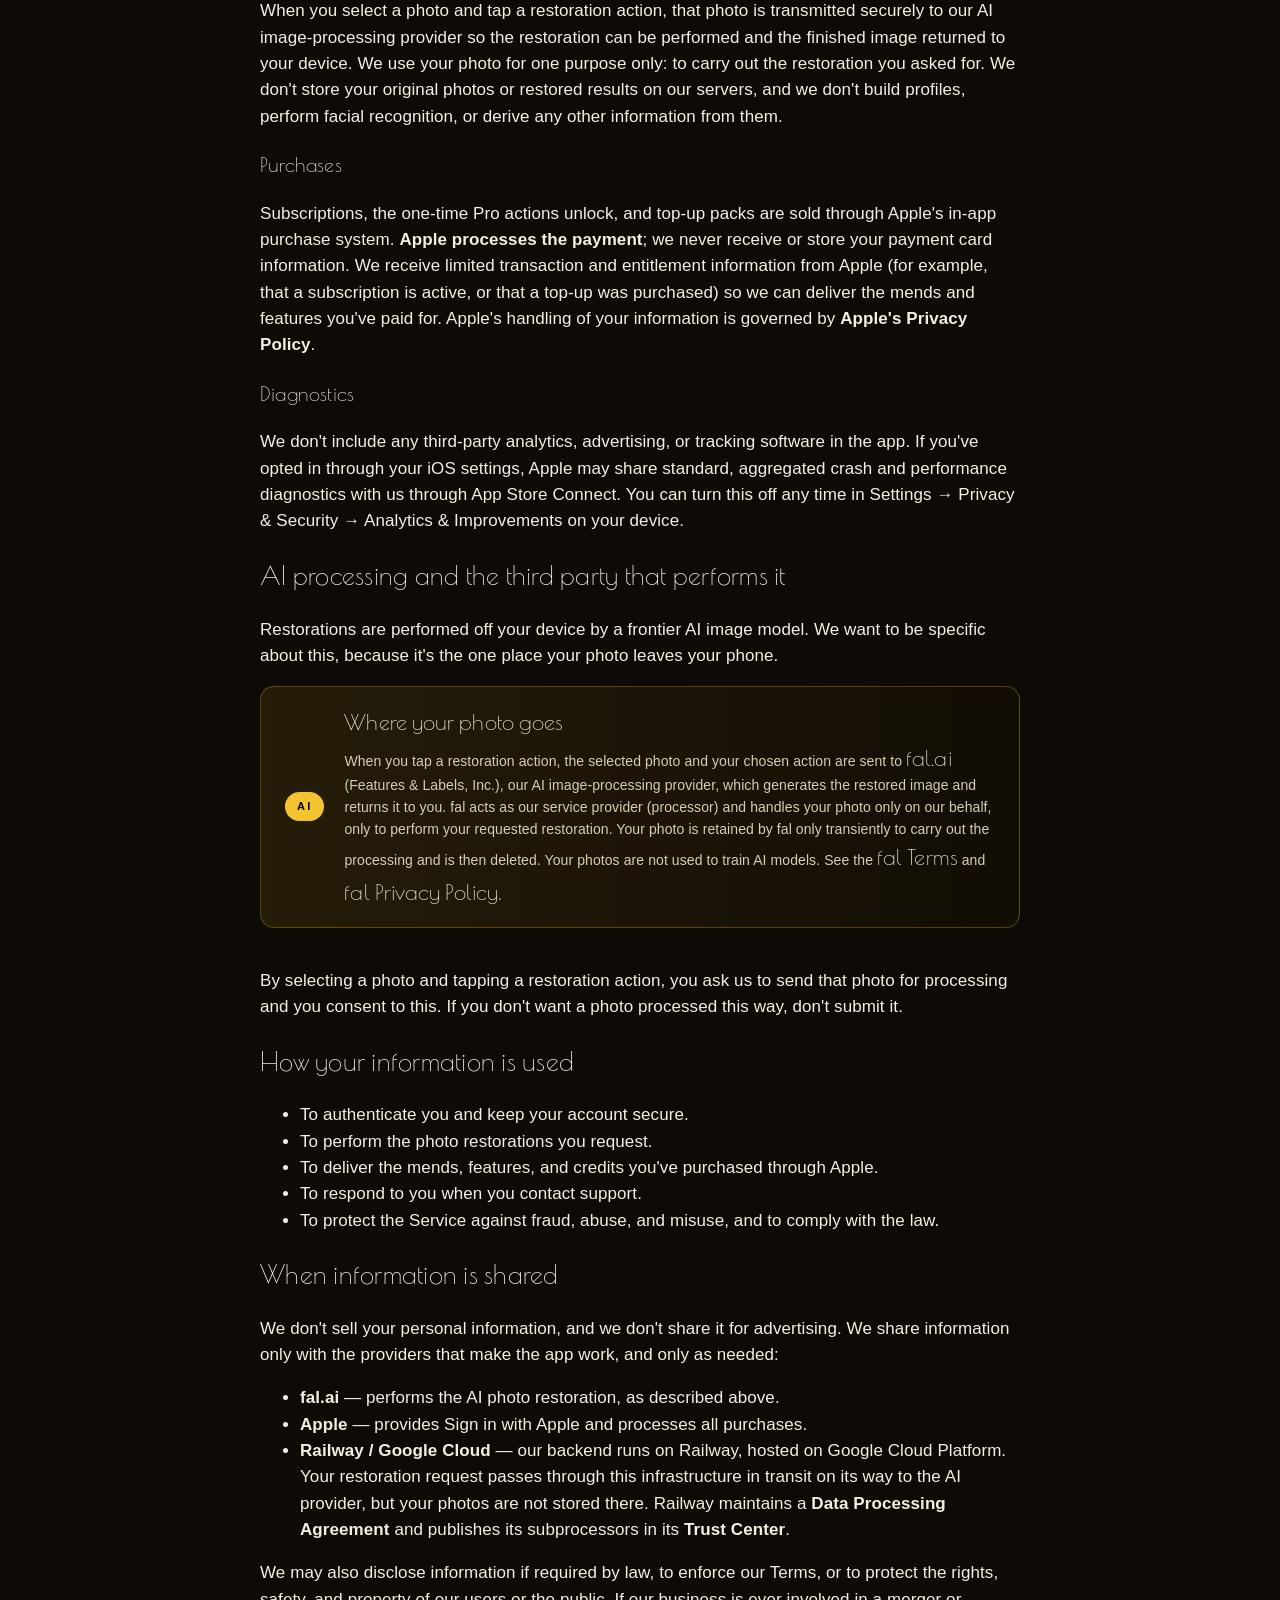
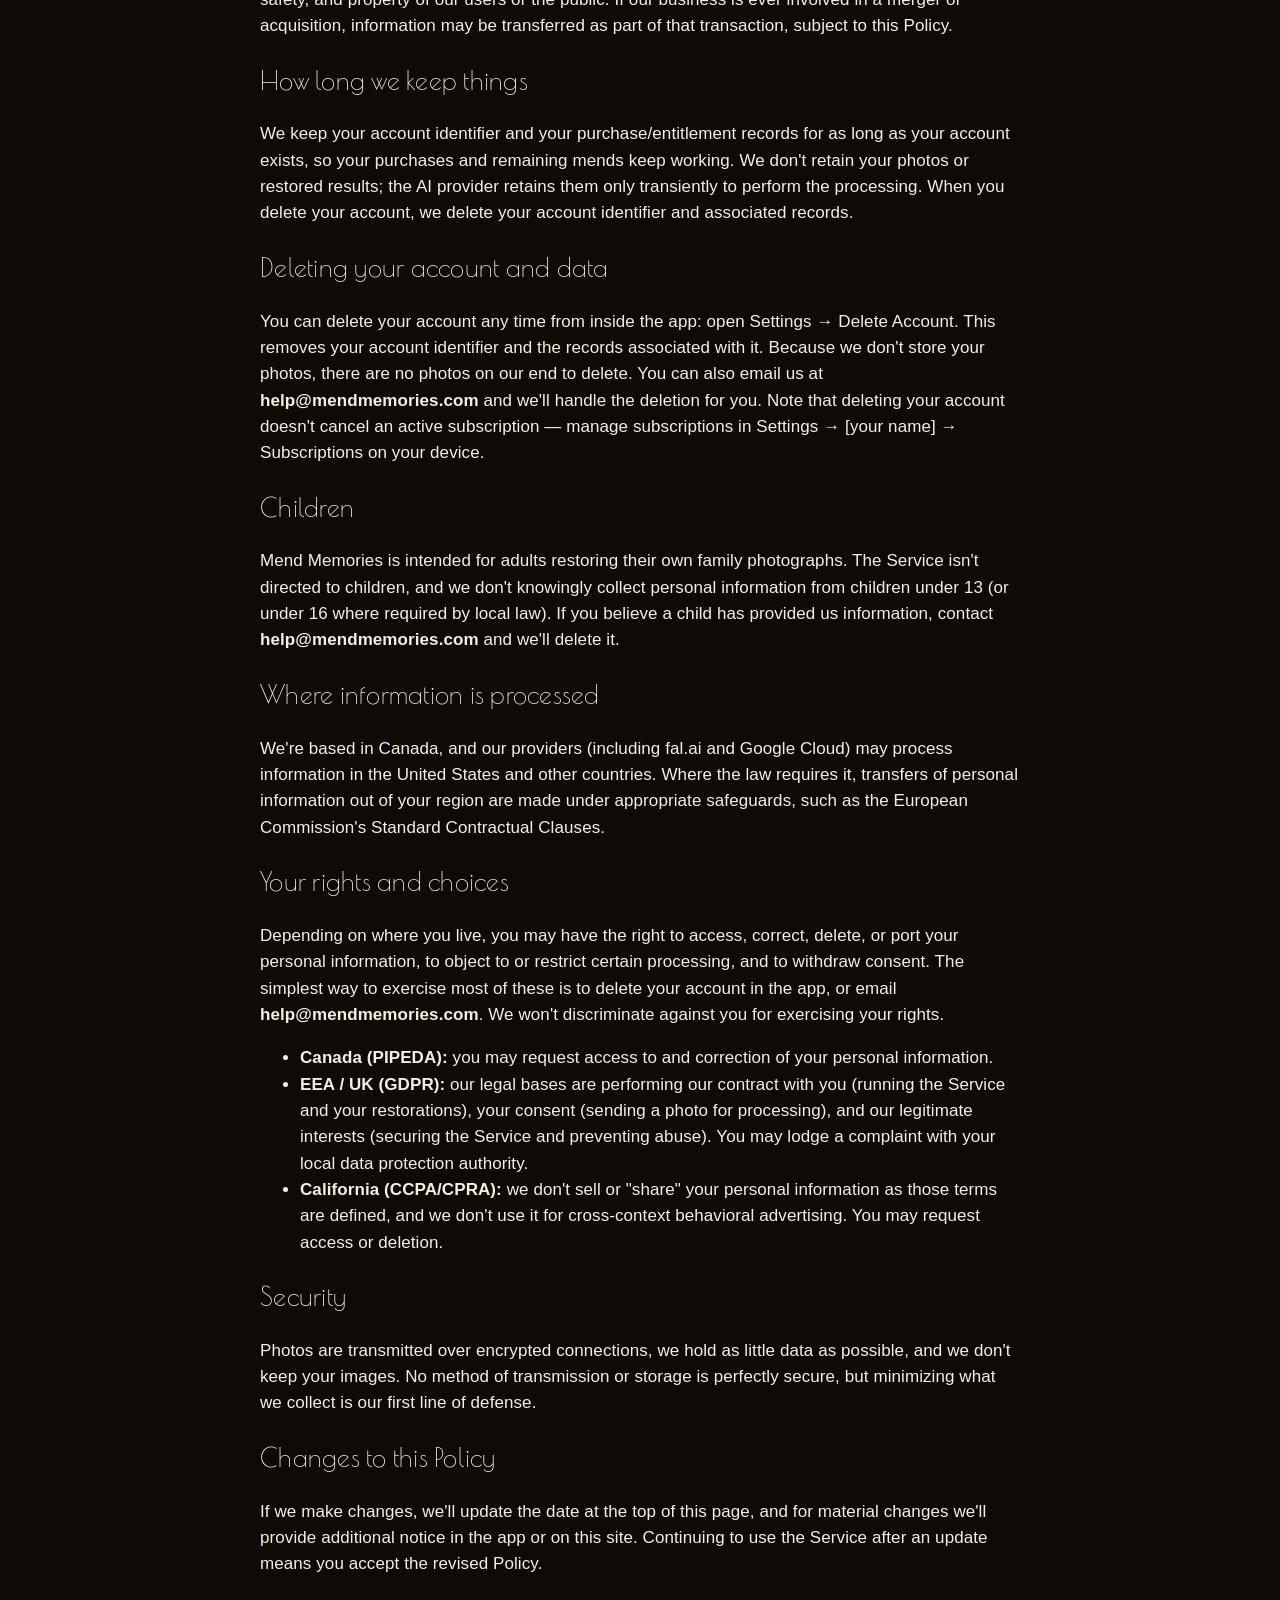
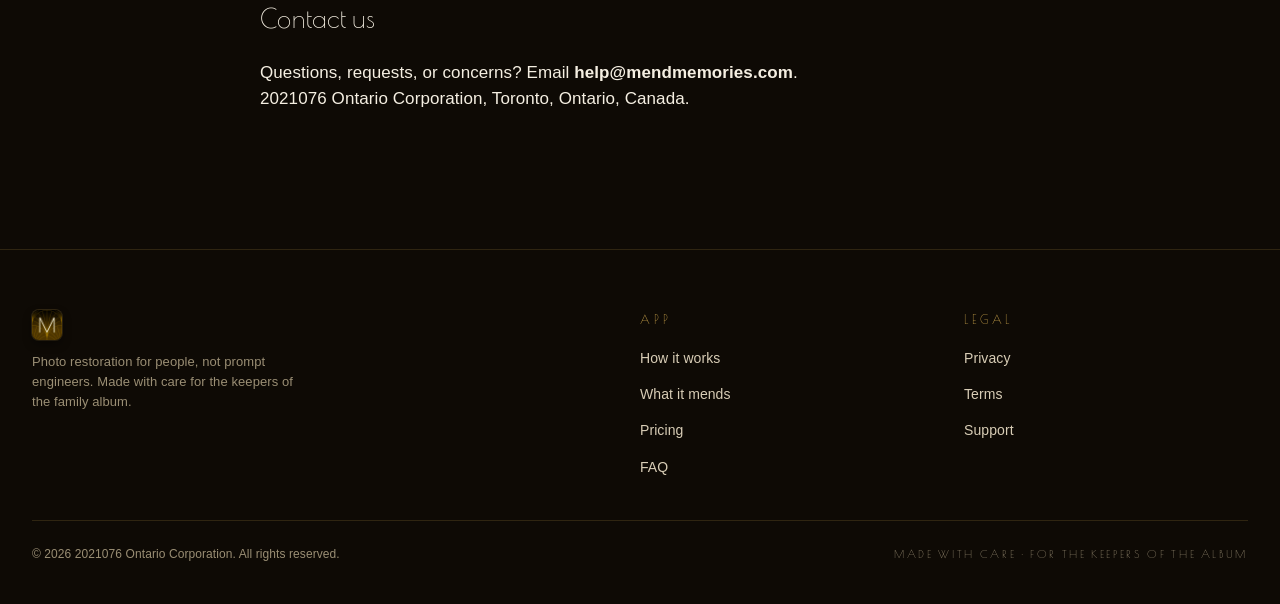
<file: privacy.html>
<!DOCTYPE html>
<html lang="en">
<head>
<meta charset="utf-8">
<meta name="viewport" content="width=device-width, initial-scale=1.0">
<title>Privacy Policy — Mend Memories</title>
<meta name="description" content="How Mend Memories handles your photos and data. Sign in with Apple, on-the-fly AI restoration, nothing kept on our end.">
<link rel="preconnect" href="https://fonts.googleapis.com">
<link rel="preconnect" href="https://fonts.gstatic.com" crossorigin>
<link href="https://fonts.googleapis.com/css2?family=Poiret+One&family=JetBrains+Mono&display=swap" rel="stylesheet">
<!-- Point these at wherever your stylesheets actually live (same files you sent), loaded in this order. -->
<link rel="stylesheet" href="styles.css">
<link rel="stylesheet" href="styles-2.css">
<link rel="stylesheet" href="styles-3.css">
<link rel="stylesheet" href="styles-responsive.css">
</head>
<body>

<!-- ============ NAV ============ -->
<nav class="nav" id="nav">
  <div class="nav-inner">
    <a class="nav-mark" href="/#top" aria-label="Mend Memories home">
      <img class="nav-icon" src="assets/AppIcon.png" alt="Mend Memories">
    </a>
    <div class="nav-links" id="navLinks">
      <a href="/#how">How it works</a>
      <a href="/#actions">What it restores</a>
      <a href="/#gallery">Examples</a>
      <a href="/#pricing">Pricing</a>
      <a href="/#faq">FAQ</a>
      <a class="nav-links-cta" href="#download">Download</a>
    </div>
    <a class="nav-cta" href="#download">
      Download
      <svg width="14" height="14" viewBox="0 0 24 24" fill="none" stroke="currentColor" stroke-width="2">
        <path d="M5 12h14M13 6l6 6-6 6"/>
      </svg>
    </a>
    <button class="nav-toggle" id="navToggle" aria-label="Open menu" aria-expanded="false" aria-controls="navLinks">
      <span></span><span></span><span></span>
    </button>
  </div>
</nav>
<script>
  (function () {
    var nav = document.getElementById('nav');
    var toggle = document.getElementById('navToggle');
    var links = document.getElementById('navLinks');
    if (!nav || !toggle || !links) return;
    function setOpen(open) {
      nav.classList.toggle('nav-open', open);
      toggle.setAttribute('aria-expanded', open ? 'true' : 'false');
      toggle.setAttribute('aria-label', open ? 'Close menu' : 'Open menu');
    }
    toggle.addEventListener('click', function () {
      setOpen(!nav.classList.contains('nav-open'));
    });
    links.addEventListener('click', function (e) {
      if (e.target.tagName === 'A') setOpen(false);
    });
  })();
</script>

<section class="section">
  <div class="container">

    <div class="section-head">
      <div class="section-eyebrow">Privacy</div>
      <h1 class="section-title">Privacy Policy</h1>
      <p class="section-sub">Your photos are yours. We collect as little as we can, we don't keep your photos, and we never sell your information. Here's exactly what that means.</p>
    </div>

    <div class="faq">

      <p class="mono">Last updated June 14, 2026</p>

      <p>This Privacy Policy describes how <strong>2021076 Ontario Corporation</strong> ("Mend Memories," "we," "us," or "our") handles information in connection with the Mend Memories app for iPhone and iPad and the website at mendmemories.com (together, the "Service"). By using the Service, you agree to the practices described here.</p>

      <h2 class="deco">The short version</h2>
      <div class="pitch-points">
        <div class="pitch-point">
          <div class="ic"><svg viewBox="0 0 24 24" fill="none" stroke="currentColor" stroke-width="2.5" stroke-linecap="round" stroke-linejoin="round"><path d="M20 6 9 17l-5-5"/></svg></div>
          <div class="txt"><strong>Sign in with Apple only</strong><span>We don't ask for your name, email, or a password.</span></div>
        </div>
        <div class="pitch-point">
          <div class="ic"><svg viewBox="0 0 24 24" fill="none" stroke="currentColor" stroke-width="2.5" stroke-linecap="round" stroke-linejoin="round"><path d="M20 6 9 17l-5-5"/></svg></div>
          <div class="txt"><strong>We don't keep your photos</strong><span>A photo is sent only to be restored, and the result comes back. We don't store it on our servers.</span></div>
        </div>
        <div class="pitch-point">
          <div class="ic"><svg viewBox="0 0 24 24" fill="none" stroke="currentColor" stroke-width="2.5" stroke-linecap="round" stroke-linejoin="round"><path d="M20 6 9 17l-5-5"/></svg></div>
          <div class="txt"><strong>Never used to train AI</strong><span>Your photos are not used to train any AI model.</span></div>
        </div>
        <div class="pitch-point">
          <div class="ic"><svg viewBox="0 0 24 24" fill="none" stroke="currentColor" stroke-width="2.5" stroke-linecap="round" stroke-linejoin="round"><path d="M20 6 9 17l-5-5"/></svg></div>
          <div class="txt"><strong>Apple handles payment</strong><span>Purchases go through Apple. We never see your card details.</span></div>
        </div>
        <div class="pitch-point">
          <div class="ic"><svg viewBox="0 0 24 24" fill="none" stroke="currentColor" stroke-width="2.5" stroke-linecap="round" stroke-linejoin="round"><path d="M20 6 9 17l-5-5"/></svg></div>
          <div class="txt"><strong>Delete anytime, in the app</strong><span>Remove your account and its data from Settings &rarr; Delete Account.</span></div>
        </div>
        <div class="pitch-point">
          <div class="ic"><svg viewBox="0 0 24 24" fill="none" stroke="currentColor" stroke-width="2.5" stroke-linecap="round" stroke-linejoin="round"><path d="M20 6 9 17l-5-5"/></svg></div>
          <div class="txt"><strong>No ads, no tracking</strong><span>We don't run ads or use third-party analytics or trackers.</span></div>
        </div>
      </div>

      <h2 class="deco">Who we are</h2>
      <p>The Service is operated by 2021076 Ontario Corporation, based in Toronto, Ontario, Canada. For any privacy question or request, contact us at <strong><a href="mailto:help@mendmemories.com">help@mendmemories.com</a></strong>. If you're in the European Economic Area, the United Kingdom, or California, see <strong><a href="#rights">Your rights and choices</a></strong> below.</p>

      <h2 class="deco">What we collect, and why</h2>

      <h3 class="deco">Your account (Sign in with Apple)</h3>
      <p>We use Sign in with Apple solely to create and secure your account, so your purchases and remaining mends stay associated with you across sessions and devices. Through this, we receive a unique identifier assigned to you by Apple. <strong>We do not request your name or email address</strong>, and we don't set up a separate username or password. The only time we'd receive your email is if you choose to write to our support address.</p>

      <h3 class="deco">The photos you choose to restore</h3>
      <p>When you select a photo and tap a restoration action, that photo is transmitted securely to our AI image-processing provider so the restoration can be performed and the finished image returned to your device. We use your photo for one purpose only: to carry out the restoration you asked for. We don't store your original photos or restored results on our servers, and we don't build profiles, perform facial recognition, or derive any other information from them.</p>

      <h3 class="deco">Purchases</h3>
      <p>Subscriptions, the one-time Pro actions unlock, and top-up packs are sold through Apple's in-app purchase system. <strong>Apple processes the payment</strong>; we never receive or store your payment card information. We receive limited transaction and entitlement information from Apple (for example, that a subscription is active, or that a top-up was purchased) so we can deliver the mends and features you've paid for. Apple's handling of your information is governed by <strong><a href="https://www.apple.com/legal/privacy/" target="_blank" rel="noopener">Apple's Privacy Policy</a></strong>.</p>

      <h3 class="deco">Diagnostics</h3>
      <p>We don't include any third-party analytics, advertising, or tracking software in the app. If you've opted in through your iOS settings, Apple may share standard, aggregated crash and performance diagnostics with us through App Store Connect. You can turn this off any time in Settings &rarr; Privacy &amp; Security &rarr; Analytics &amp; Improvements on your device.</p>

      <h2 class="deco" id="ai">AI processing and the third party that performs it</h2>
      <p>Restorations are performed off your device by a frontier AI image model. We want to be specific about this, because it's the one place your photo leaves your phone.</p>

      <div class="trial-banner">
        <span class="trial-badge">AI</span>
        <div class="trial-copy">
          <strong>Where your photo goes</strong>
          <span>When you tap a restoration action, the selected photo and your chosen action are sent to <strong>fal.ai</strong> (Features &amp; Labels, Inc.), our AI image-processing provider, which generates the restored image and returns it to you. fal acts as our service provider (processor) and handles your photo only on our behalf, only to perform your requested restoration. Your photo is retained by fal only transiently to carry out the processing and is then deleted. Your photos are not used to train AI models. See the <strong><a href="https://fal.ai/terms" target="_blank" rel="noopener">fal Terms</a></strong> and <strong><a href="https://fal.ai/legal/privacy-policy" target="_blank" rel="noopener">fal Privacy Policy</a></strong>.</span>
        </div>
      </div>

      <p>By selecting a photo and tapping a restoration action, you ask us to send that photo for processing and you consent to this. If you don't want a photo processed this way, don't submit it.</p>

      <h2 class="deco">How your information is used</h2>
      <ul>
        <li>To authenticate you and keep your account secure.</li>
        <li>To perform the photo restorations you request.</li>
        <li>To deliver the mends, features, and credits you've purchased through Apple.</li>
        <li>To respond to you when you contact support.</li>
        <li>To protect the Service against fraud, abuse, and misuse, and to comply with the law.</li>
      </ul>

      <h2 class="deco">When information is shared</h2>
      <p>We don't sell your personal information, and we don't share it for advertising. We share information only with the providers that make the app work, and only as needed:</p>
      <ul>
        <li><strong>fal.ai</strong> — performs the AI photo restoration, as described above.</li>
        <li><strong>Apple</strong> — provides Sign in with Apple and processes all purchases.</li>
        <li><strong>Railway / Google Cloud</strong> — our backend runs on Railway, hosted on Google Cloud Platform. Your restoration request passes through this infrastructure in transit on its way to the AI provider, but your photos are not stored there. Railway maintains a <strong><a href="https://railway.com/legal/dpa" target="_blank" rel="noopener">Data Processing Agreement</a></strong> and publishes its subprocessors in its <strong><a href="https://trust.railway.com/" target="_blank" rel="noopener">Trust Center</a></strong>.</li>
      </ul>
      <p>We may also disclose information if required by law, to enforce our Terms, or to protect the rights, safety, and property of our users or the public. If our business is ever involved in a merger or acquisition, information may be transferred as part of that transaction, subject to this Policy.</p>

      <h2 class="deco">How long we keep things</h2>
      <p>We keep your account identifier and your purchase/entitlement records for as long as your account exists, so your purchases and remaining mends keep working. We don't retain your photos or restored results; the AI provider retains them only transiently to perform the processing. When you delete your account, we delete your account identifier and associated records.</p>

      <h2 class="deco">Deleting your account and data</h2>
      <p>You can delete your account any time from inside the app: open Settings &rarr; Delete Account. This removes your account identifier and the records associated with it. Because we don't store your photos, there are no photos on our end to delete. You can also email us at <strong><a href="mailto:help@mendmemories.com">help@mendmemories.com</a></strong> and we'll handle the deletion for you. Note that deleting your account doesn't cancel an active subscription — manage subscriptions in Settings &rarr; [your name] &rarr; Subscriptions on your device.</p>

      <h2 class="deco">Children</h2>
      <p>Mend Memories is intended for adults restoring their own family photographs. The Service isn't directed to children, and we don't knowingly collect personal information from children under 13 (or under 16 where required by local law). If you believe a child has provided us information, contact <strong><a href="mailto:help@mendmemories.com">help@mendmemories.com</a></strong> and we'll delete it.</p>

      <h2 class="deco">Where information is processed</h2>
      <p>We're based in Canada, and our providers (including fal.ai and Google Cloud) may process information in the United States and other countries. Where the law requires it, transfers of personal information out of your region are made under appropriate safeguards, such as the European Commission's Standard Contractual Clauses.</p>

      <h2 class="deco" id="rights">Your rights and choices</h2>
      <p>Depending on where you live, you may have the right to access, correct, delete, or port your personal information, to object to or restrict certain processing, and to withdraw consent. The simplest way to exercise most of these is to delete your account in the app, or email <strong><a href="mailto:help@mendmemories.com">help@mendmemories.com</a></strong>. We won't discriminate against you for exercising your rights.</p>
      <ul>
        <li><strong>Canada (PIPEDA):</strong> you may request access to and correction of your personal information.</li>
        <li><strong>EEA / UK (GDPR):</strong> our legal bases are performing our contract with you (running the Service and your restorations), your consent (sending a photo for processing), and our legitimate interests (securing the Service and preventing abuse). You may lodge a complaint with your local data protection authority.</li>
        <li><strong>California (CCPA/CPRA):</strong> we don't sell or "share" your personal information as those terms are defined, and we don't use it for cross-context behavioral advertising. You may request access or deletion.</li>
      </ul>

      <h2 class="deco">Security</h2>
      <p>Photos are transmitted over encrypted connections, we hold as little data as possible, and we don't keep your images. No method of transmission or storage is perfectly secure, but minimizing what we collect is our first line of defense.</p>

      <h2 class="deco">Changes to this Policy</h2>
      <p>If we make changes, we'll update the date at the top of this page, and for material changes we'll provide additional notice in the app or on this site. Continuing to use the Service after an update means you accept the revised Policy.</p>

      <h2 class="deco">Contact us</h2>
      <p>Questions, requests, or concerns? Email <strong><a href="mailto:help@mendmemories.com">help@mendmemories.com</a></strong>.<br>2021076 Ontario Corporation, Toronto, Ontario, Canada.</p>

    </div>
  </div>
</section>

<footer class="footer">
  <div class="container">
    <div class="footer-inner">
      <div class="footer-brand">
        <a class="nav-mark" href="/"><img class="nav-icon" src="assets/AppIcon.png" alt=""></a>
        <p>Photo restoration for people, not prompt engineers. Made with care for the keepers of the family album.</p>
      </div>
      <div class="footer-col">
        <h4>App</h4>
        <ul>
          <li><a href="/#how">How it works</a></li>
          <li><a href="/#actions">What it mends</a></li>
          <li><a href="/#pricing">Pricing</a></li>
          <li><a href="/#faq">FAQ</a></li>
        </ul>
      </div>
      <div class="footer-col">
        <h4>Legal</h4>
        <ul>
          <li><a href="/privacy.html">Privacy</a></li>
          <li><a href="/terms.html">Terms</a></li>
          <li><a href="/support.html">Support</a></li>
        </ul>
      </div>
    </div>
    <div class="footer-bottom">
      <span>&copy; 2026 2021076 Ontario Corporation. All rights reserved.</span>
      <span class="made">Made with care &middot; for the keepers of the album</span>
    </div>
  </div>
</footer>

<script>
  var t=document.querySelector('.nav-toggle');
  if(t){t.addEventListener('click',function(){document.querySelector('.nav').classList.toggle('nav-open');});}
</script>
</body>
</html>
</file>
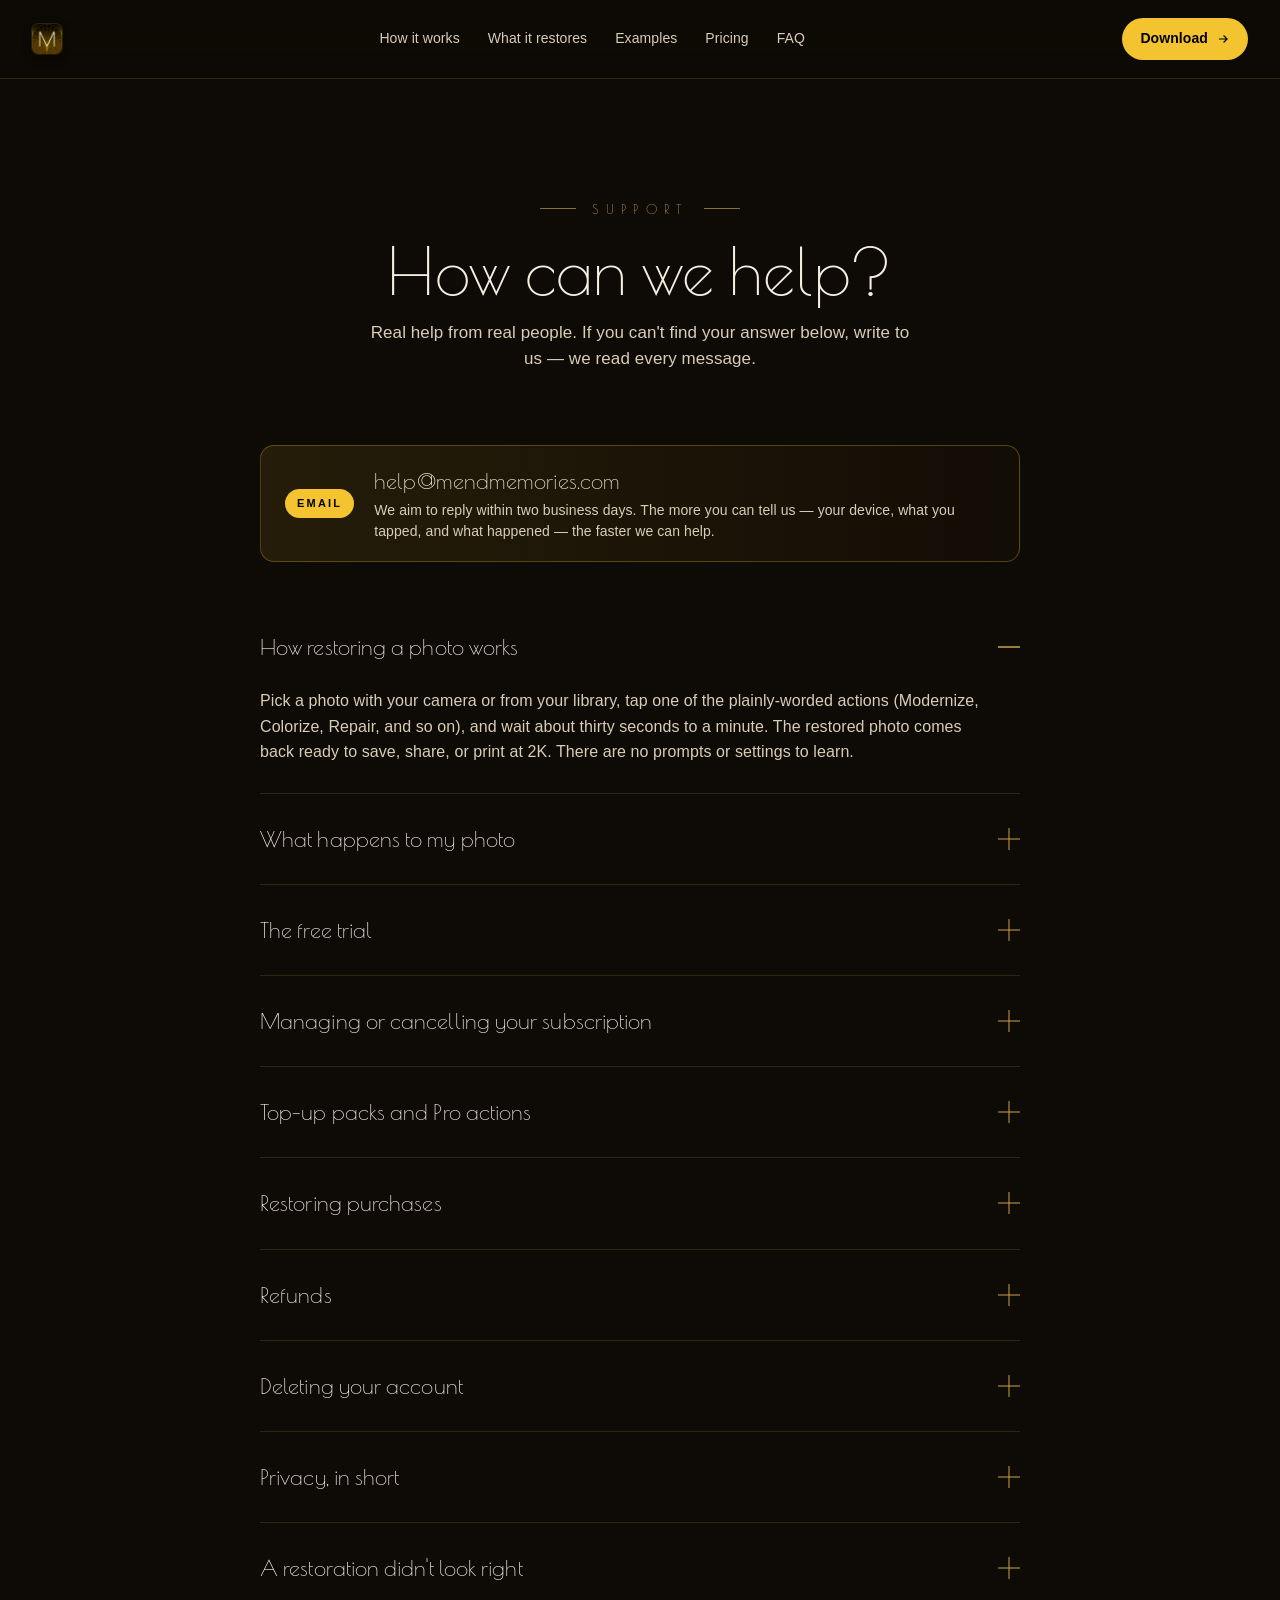
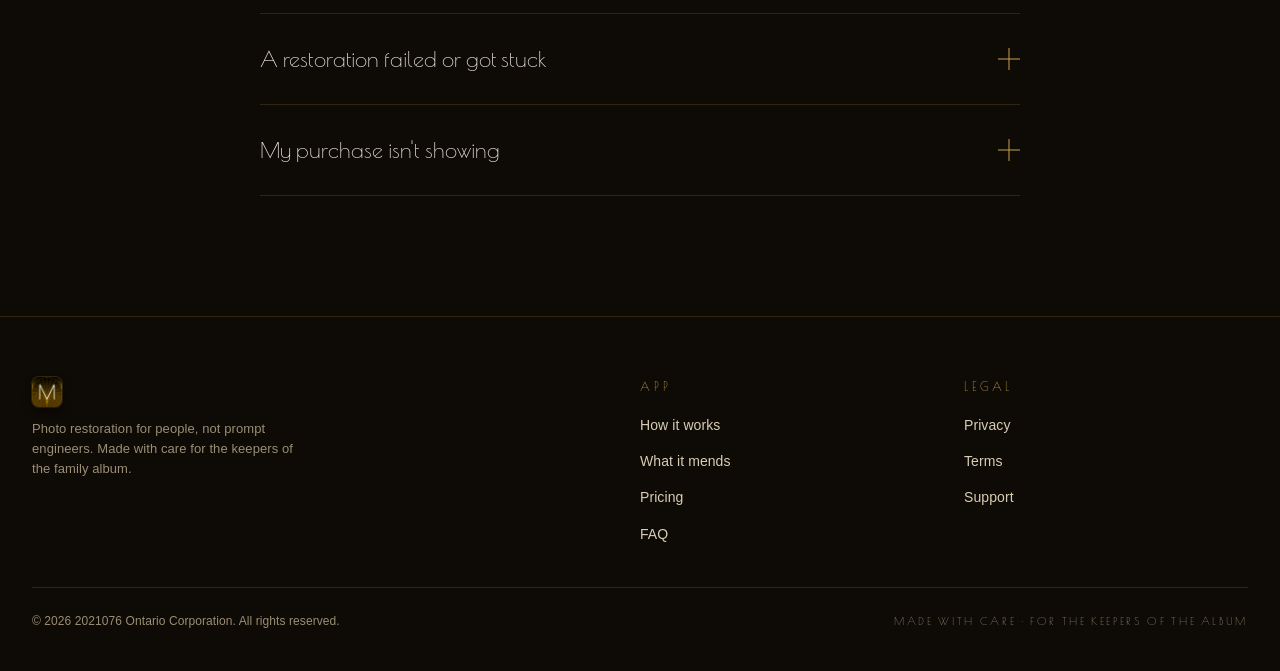
<file: support.html>
<!DOCTYPE html>
<html lang="en">
<head>
<meta charset="utf-8">
<meta name="viewport" content="width=device-width, initial-scale=1.0">
<title>Support — Mend Memories</title>
<meta name="description" content="Help with Mend Memories: subscriptions, restoring purchases, deleting your account, and getting in touch.">
<link rel="preconnect" href="https://fonts.googleapis.com">
<link rel="preconnect" href="https://fonts.gstatic.com" crossorigin>
<link href="https://fonts.googleapis.com/css2?family=Poiret+One&family=JetBrains+Mono&display=swap" rel="stylesheet">
<!-- Point these at wherever your stylesheets actually live (same files you sent), loaded in this order. -->
<link rel="stylesheet" href="styles.css">
<link rel="stylesheet" href="styles-2.css">
<link rel="stylesheet" href="styles-3.css">
<link rel="stylesheet" href="styles-responsive.css">
</head>
<body>

<!-- ============ NAV ============ -->
<nav class="nav" id="nav">
  <div class="nav-inner">
    <a class="nav-mark" href="/#top" aria-label="Mend Memories home">
      <img class="nav-icon" src="assets/AppIcon.png" alt="Mend Memories">
    </a>
    <div class="nav-links" id="navLinks">
      <a href="/#how">How it works</a>
      <a href="/#actions">What it restores</a>
      <a href="/#gallery">Examples</a>
      <a href="/#pricing">Pricing</a>
      <a href="/#faq">FAQ</a>
      <a class="nav-links-cta" href="#download">Download</a>
    </div>
    <a class="nav-cta" href="#download">
      Download
      <svg width="14" height="14" viewBox="0 0 24 24" fill="none" stroke="currentColor" stroke-width="2">
        <path d="M5 12h14M13 6l6 6-6 6"/>
      </svg>
    </a>
    <button class="nav-toggle" id="navToggle" aria-label="Open menu" aria-expanded="false" aria-controls="navLinks">
      <span></span><span></span><span></span>
    </button>
  </div>
</nav>
<script>
  (function () {
    var nav = document.getElementById('nav');
    var toggle = document.getElementById('navToggle');
    var links = document.getElementById('navLinks');
    if (!nav || !toggle || !links) return;
    function setOpen(open) {
      nav.classList.toggle('nav-open', open);
      toggle.setAttribute('aria-expanded', open ? 'true' : 'false');
      toggle.setAttribute('aria-label', open ? 'Close menu' : 'Open menu');
    }
    toggle.addEventListener('click', function () {
      setOpen(!nav.classList.contains('nav-open'));
    });
    links.addEventListener('click', function (e) {
      if (e.target.tagName === 'A') setOpen(false);
    });
  })();
</script>

<section class="section">
  <div class="container">

    <div class="section-head">
      <div class="section-eyebrow">Support</div>
      <h1 class="section-title">How can we help?</h1>
      <p class="section-sub">Real help from real people. If you can't find your answer below, write to us — we read every message.</p>
    </div>

    <div class="trial-banner">
      <span class="trial-badge">EMAIL</span>
      <div class="trial-copy">
        <strong>help@mendmemories.com</strong>
        <span>We aim to reply within two business days. The more you can tell us — your device, what you tapped, and what happened — the faster we can help.</span>
      </div>
    </div>

    <div class="faq">

      <details class="faq-item" open>
        <summary>How restoring a photo works <span class="plus"></span></summary>
        <div class="answer">Pick a photo with your camera or from your library, tap one of the plainly-worded actions (Modernize, Colorize, Repair, and so on), and wait about thirty seconds to a minute. The restored photo comes back ready to save, share, or print at 2K. There are no prompts or settings to learn.</div>
      </details>

      <details class="faq-item">
        <summary>What happens to my photo <span class="plus"></span></summary>
        <div class="answer">Your photo is sent to our AI image-processing provider only to perform the restoration, and the result returns to your device. We don't store your photos, and they aren't used to train AI. Full details are in our <a href="/privacy.html"><strong>Privacy Policy</strong></a>.</div>
      </details>

      <details class="faq-item">
        <summary>The free trial <span class="plus"></span></summary>
        <div class="answer">Everyone starts with 3 free mends. It's a fixed number of restorations, not a countdown. Once they're used, you decide whether to subscribe — nothing is charged until you choose a plan.</div>
      </details>

      <details class="faq-item">
        <summary>Managing or cancelling your subscription <span class="plus"></span></summary>
        <div class="answer">Subscriptions are billed by Apple and renew monthly. To change plans, cancel, or turn off auto-renew, open Settings &rarr; [your name] &rarr; Subscriptions on your iPhone or iPad and select Mend Memories. Cancelling stops future renewals; you keep access until the end of the period you've paid for.</div>
      </details>

      <details class="faq-item">
        <summary>Top-up packs and Pro actions <span class="plus"></span></summary>
        <div class="answer">Top-up packs add extra mends; your monthly mends are always spent first, and top-ups expire one year after purchase. The Pro actions unlock (Studio, Headshot, Golden Hour) is a one-time purchase that stays with your account on any plan.</div>
      </details>

      <details class="faq-item">
        <summary>Restoring purchases <span class="plus"></span></summary>
        <div class="answer">New phone, or reinstalled the app? Open the app's settings and tap Restore Purchases to bring back your subscription and any one-time unlocks.</div>
      </details>

      <details class="faq-item">
        <summary>Refunds <span class="plus"></span></summary>
        <div class="answer">Purchases go through Apple, so refunds are handled by Apple. Use Apple's <a href="https://reportaproblem.apple.com/" target="_blank" rel="noopener"><strong>Report a Problem</strong></a> page to request one.</div>
      </details>

      <details class="faq-item">
        <summary>Deleting your account <span class="plus"></span></summary>
        <div class="answer">You can delete your account and its associated data any time from inside the app: Settings &rarr; Delete Account. Because we don't store your photos, there are none on our end to remove. Prefer we do it for you? Email <a href="mailto:help@mendmemories.com"><strong>help@mendmemories.com</strong></a>. Note that deleting your account doesn't cancel a subscription — cancel that in Settings &rarr; [your name] &rarr; Subscriptions.</div>
      </details>

      <details class="faq-item">
        <summary>Privacy, in short <span class="plus"></span></summary>
        <div class="answer">Sign in with Apple only, no name or email collected, photos never stored on our end, no ads or tracking. The full <a href="/privacy.html"><strong>Privacy Policy</strong></a> has the details.</div>
      </details>

      <details class="faq-item">
        <summary>A restoration didn't look right <span class="plus"></span></summary>
        <div class="answer">Results vary by photo. Try a different action for the kind of damage you see — for example, Heavy Damage Repair for tears and water damage, or Colorize for black-and-white prints.</div>
      </details>

      <details class="faq-item">
        <summary>A restoration failed or got stuck <span class="plus"></span></summary>
        <div class="answer">Check your internet connection and try again. Restorations are processed online and need a connection.</div>
      </details>

      <details class="faq-item">
        <summary>My purchase isn't showing <span class="plus"></span></summary>
        <div class="answer">Tap Restore Purchases in the app's settings. If it still doesn't appear, email us with the date of purchase and we'll sort it out.</div>
      </details>

    </div>
  </div>
</section>

<footer class="footer">
  <div class="container">
    <div class="footer-inner">
      <div class="footer-brand">
        <a class="nav-mark" href="/"><img class="nav-icon" src="assets/AppIcon.png" alt=""></a>
        <p>Photo restoration for people, not prompt engineers. Made with care for the keepers of the family album.</p>
      </div>
      <div class="footer-col">
        <h4>App</h4>
        <ul>
          <li><a href="/#how">How it works</a></li>
          <li><a href="/#actions">What it mends</a></li>
          <li><a href="/#pricing">Pricing</a></li>
          <li><a href="/#faq">FAQ</a></li>
        </ul>
      </div>
      <div class="footer-col">
        <h4>Legal</h4>
        <ul>
          <li><a href="/privacy.html">Privacy</a></li>
          <li><a href="/terms.html">Terms</a></li>
          <li><a href="/support.html">Support</a></li>
        </ul>
      </div>
    </div>
    <div class="footer-bottom">
      <span>&copy; 2026 2021076 Ontario Corporation. All rights reserved.</span>
      <span class="made">Made with care &middot; for the keepers of the album</span>
    </div>
  </div>
</footer>

<script>
  var t=document.querySelector('.nav-toggle');
  if(t){t.addEventListener('click',function(){document.querySelector('.nav').classList.toggle('nav-open');});}
</script>
</body>
</html>
</file>
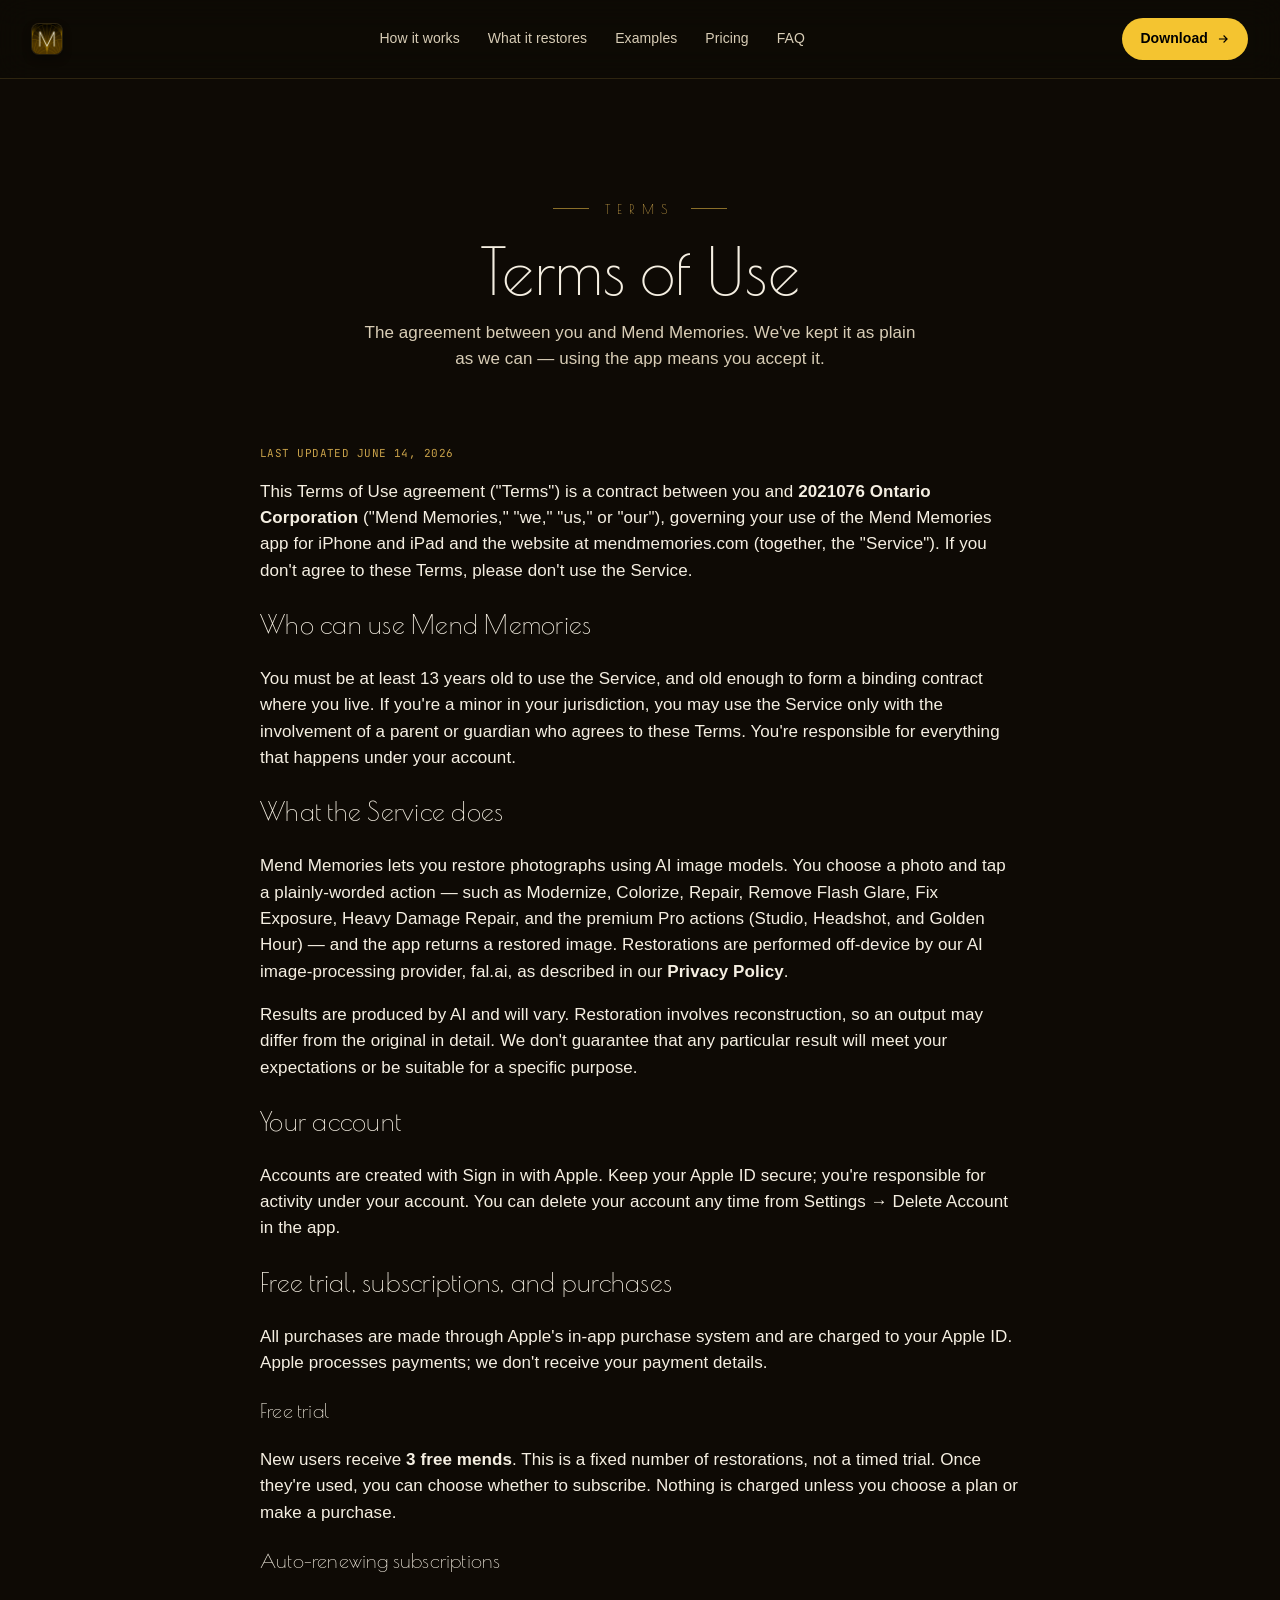
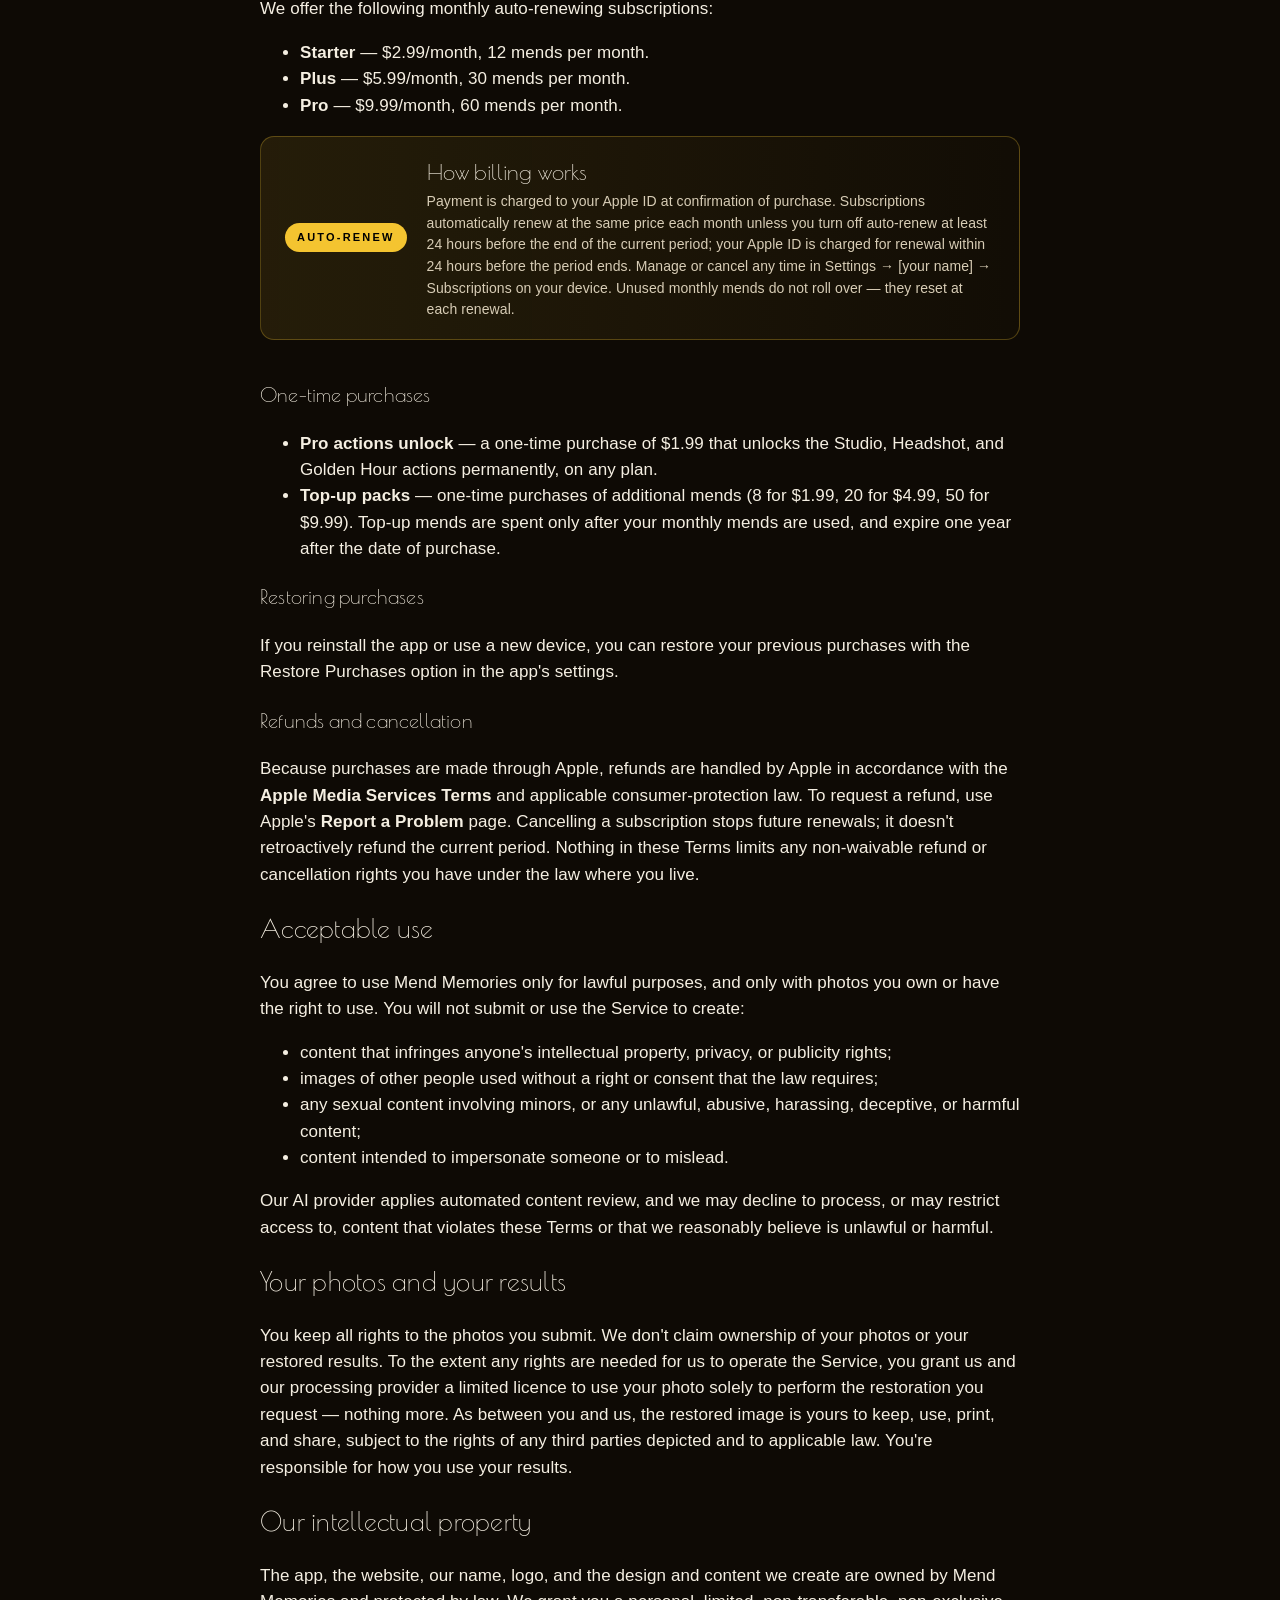
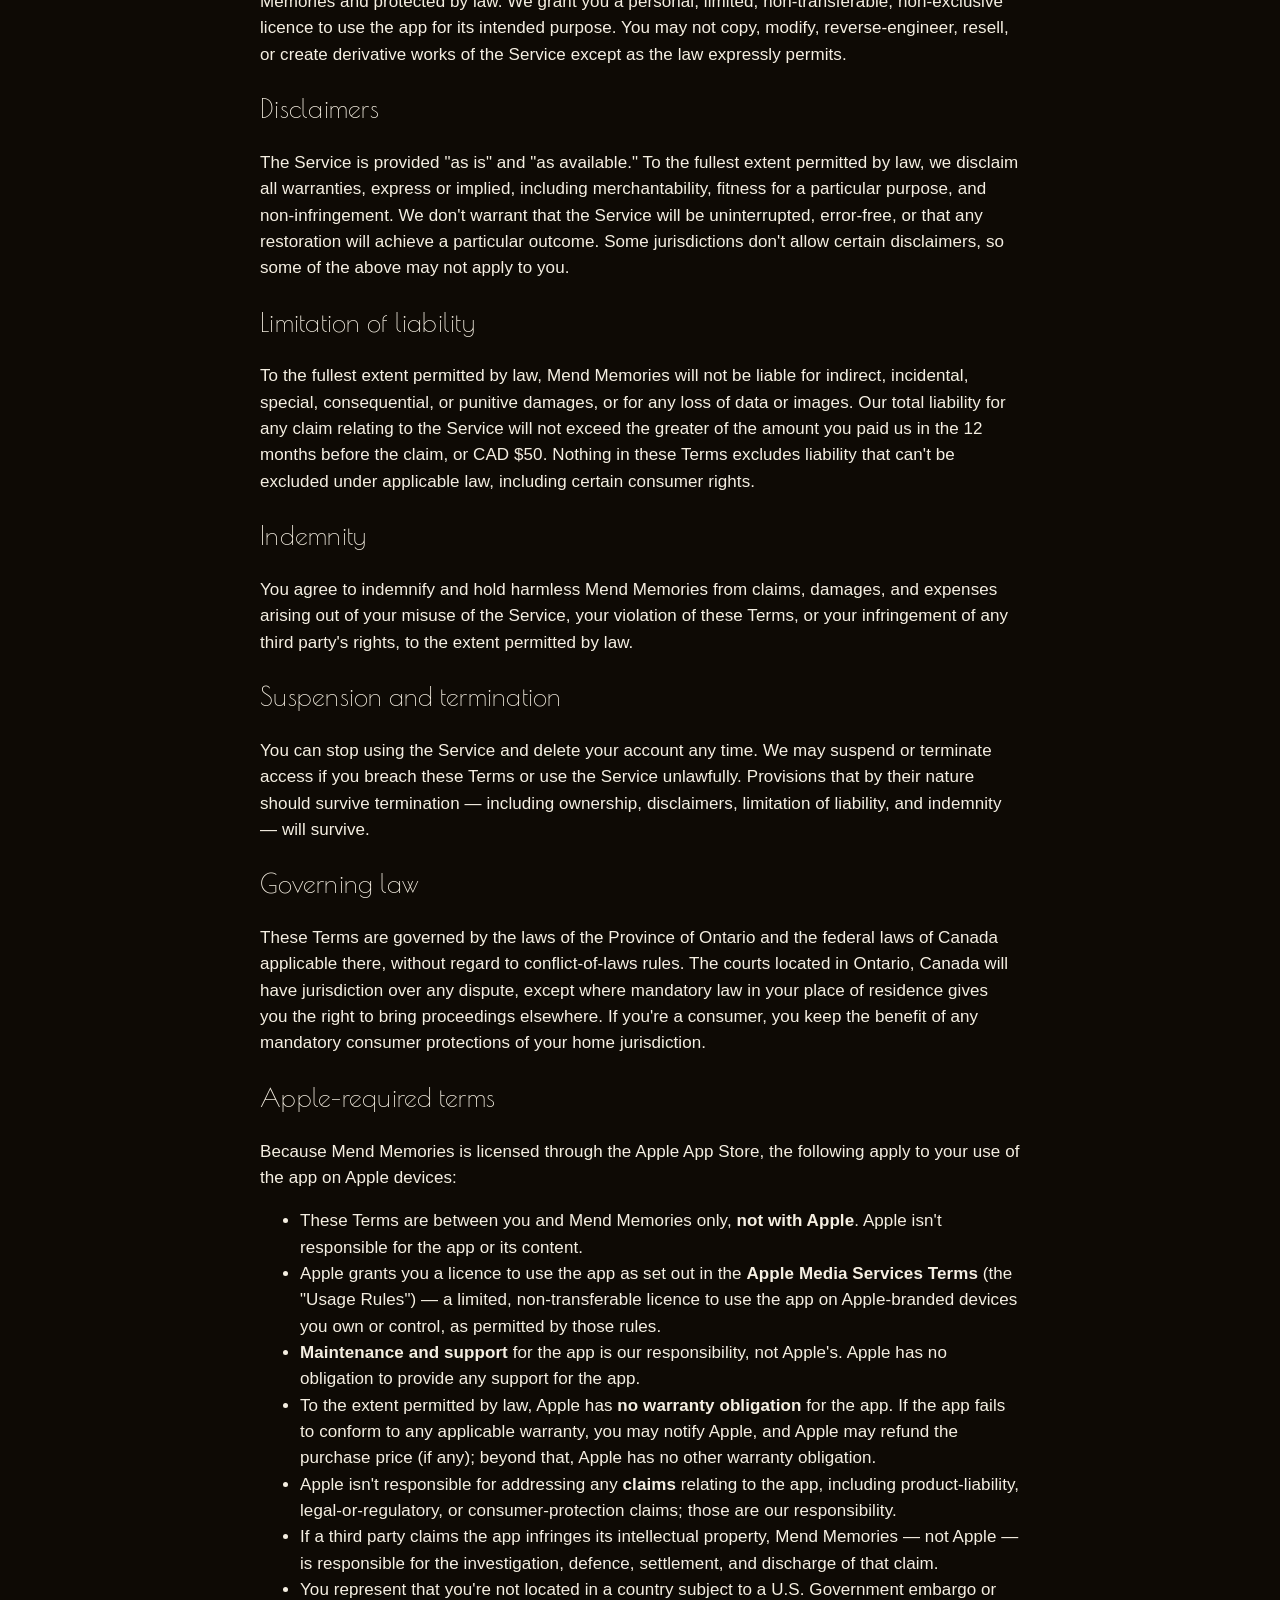
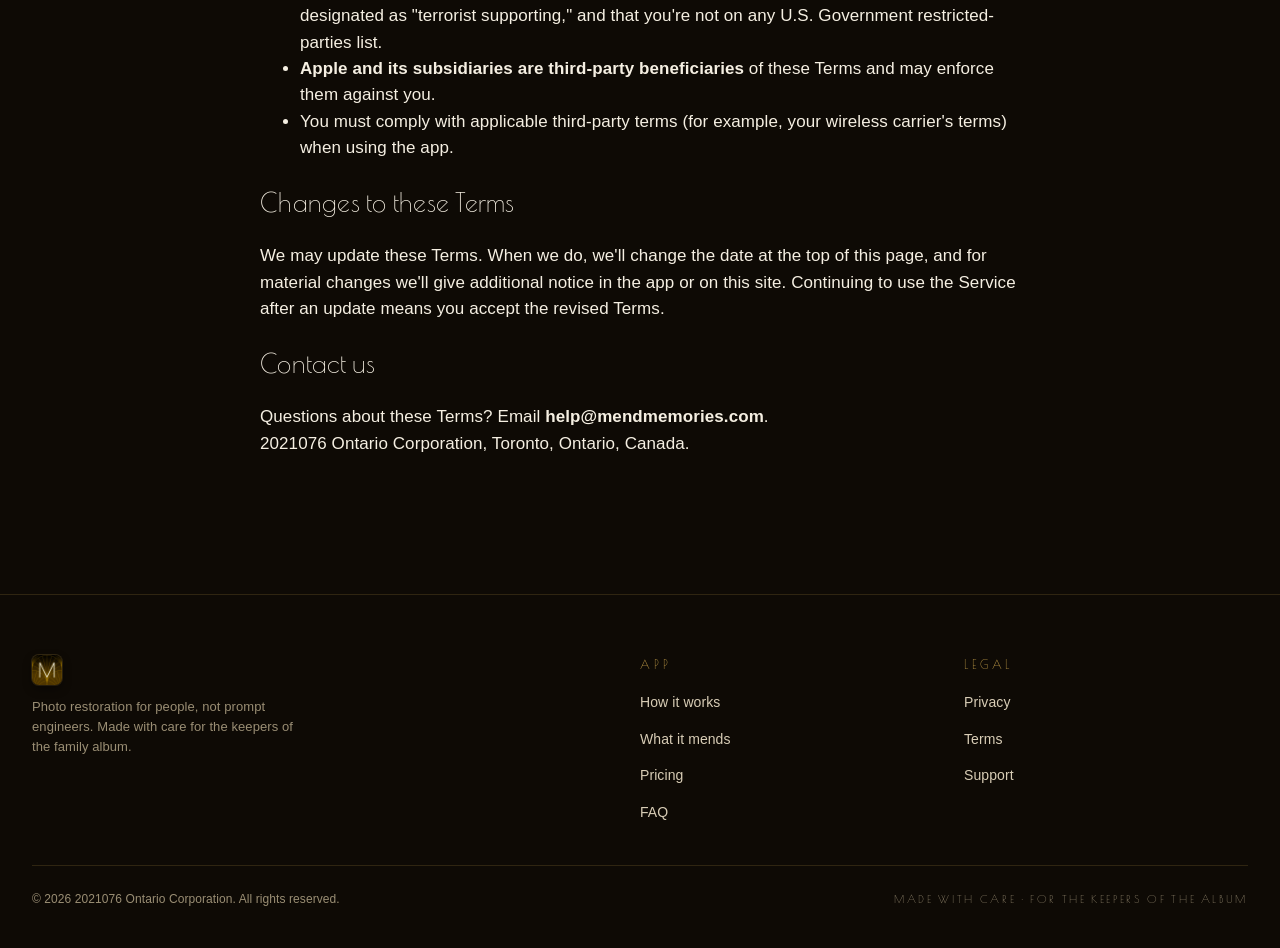
<file: terms.html>
<!DOCTYPE html>
<html lang="en">
<head>
<meta charset="utf-8">
<meta name="viewport" content="width=device-width, initial-scale=1.0">
<title>Terms of Use — Mend Memories</title>
<meta name="description" content="The terms for using Mend Memories: subscriptions, purchases, acceptable use, and your rights.">
<link rel="preconnect" href="https://fonts.googleapis.com">
<link rel="preconnect" href="https://fonts.gstatic.com" crossorigin>
<link href="https://fonts.googleapis.com/css2?family=Poiret+One&family=JetBrains+Mono&display=swap" rel="stylesheet">
<!-- Point these at wherever your stylesheets actually live (same files you sent), loaded in this order. -->
<link rel="stylesheet" href="styles.css">
<link rel="stylesheet" href="styles-2.css">
<link rel="stylesheet" href="styles-3.css">
<link rel="stylesheet" href="styles-responsive.css">
</head>
<body>

<!-- ============ NAV ============ -->
<nav class="nav" id="nav">
  <div class="nav-inner">
    <a class="nav-mark" href="/#top" aria-label="Mend Memories home">
      <img class="nav-icon" src="assets/AppIcon.png" alt="Mend Memories">
    </a>
    <div class="nav-links" id="navLinks">
      <a href="/#how">How it works</a>
      <a href="/#actions">What it restores</a>
      <a href="/#gallery">Examples</a>
      <a href="/#pricing">Pricing</a>
      <a href="/#faq">FAQ</a>
      <a class="nav-links-cta" href="#download">Download</a>
    </div>
    <a class="nav-cta" href="#download">
      Download
      <svg width="14" height="14" viewBox="0 0 24 24" fill="none" stroke="currentColor" stroke-width="2">
        <path d="M5 12h14M13 6l6 6-6 6"/>
      </svg>
    </a>
    <button class="nav-toggle" id="navToggle" aria-label="Open menu" aria-expanded="false" aria-controls="navLinks">
      <span></span><span></span><span></span>
    </button>
  </div>
</nav>
<script>
  (function () {
    var nav = document.getElementById('nav');
    var toggle = document.getElementById('navToggle');
    var links = document.getElementById('navLinks');
    if (!nav || !toggle || !links) return;
    function setOpen(open) {
      nav.classList.toggle('nav-open', open);
      toggle.setAttribute('aria-expanded', open ? 'true' : 'false');
      toggle.setAttribute('aria-label', open ? 'Close menu' : 'Open menu');
    }
    toggle.addEventListener('click', function () {
      setOpen(!nav.classList.contains('nav-open'));
    });
    links.addEventListener('click', function (e) {
      if (e.target.tagName === 'A') setOpen(false);
    });
  })();
</script>

<section class="section">
  <div class="container">

    <div class="section-head">
      <div class="section-eyebrow">Terms</div>
      <h1 class="section-title">Terms of Use</h1>
      <p class="section-sub">The agreement between you and Mend Memories. We've kept it as plain as we can — using the app means you accept it.</p>
    </div>

    <div class="faq">

      <p class="mono">Last updated June 14, 2026</p>

      <p>This Terms of Use agreement ("Terms") is a contract between you and <strong>2021076 Ontario Corporation</strong> ("Mend Memories," "we," "us," or "our"), governing your use of the Mend Memories app for iPhone and iPad and the website at mendmemories.com (together, the "Service"). If you don't agree to these Terms, please don't use the Service.</p>

      <h2 class="deco">Who can use Mend Memories</h2>
      <p>You must be at least 13 years old to use the Service, and old enough to form a binding contract where you live. If you're a minor in your jurisdiction, you may use the Service only with the involvement of a parent or guardian who agrees to these Terms. You're responsible for everything that happens under your account.</p>

      <h2 class="deco">What the Service does</h2>
      <p>Mend Memories lets you restore photographs using AI image models. You choose a photo and tap a plainly-worded action — such as Modernize, Colorize, Repair, Remove Flash Glare, Fix Exposure, Heavy Damage Repair, and the premium Pro actions (Studio, Headshot, and Golden Hour) — and the app returns a restored image. Restorations are performed off-device by our AI image-processing provider, fal.ai, as described in our <strong><a href="/privacy.html">Privacy Policy</a></strong>.</p>
      <p>Results are produced by AI and will vary. Restoration involves reconstruction, so an output may differ from the original in detail. We don't guarantee that any particular result will meet your expectations or be suitable for a specific purpose.</p>

      <h2 class="deco">Your account</h2>
      <p>Accounts are created with Sign in with Apple. Keep your Apple ID secure; you're responsible for activity under your account. You can delete your account any time from Settings &rarr; Delete Account in the app.</p>

      <h2 class="deco">Free trial, subscriptions, and purchases</h2>
      <p>All purchases are made through Apple's in-app purchase system and are charged to your Apple ID. Apple processes payments; we don't receive your payment details.</p>

      <h3 class="deco">Free trial</h3>
      <p>New users receive <strong>3 free mends</strong>. This is a fixed number of restorations, not a timed trial. Once they're used, you can choose whether to subscribe. Nothing is charged unless you choose a plan or make a purchase.</p>

      <h3 class="deco">Auto-renewing subscriptions</h3>
      <p>We offer the following monthly auto-renewing subscriptions:</p>
      <ul>
        <li><strong>Starter</strong> — $2.99/month, 12 mends per month.</li>
        <li><strong>Plus</strong> — $5.99/month, 30 mends per month.</li>
        <li><strong>Pro</strong> — $9.99/month, 60 mends per month.</li>
      </ul>

      <div class="trial-banner">
        <span class="trial-badge">AUTO-RENEW</span>
        <div class="trial-copy">
          <strong>How billing works</strong>
          <span>Payment is charged to your Apple ID at confirmation of purchase. Subscriptions automatically renew at the same price each month unless you turn off auto-renew at least 24 hours before the end of the current period; your Apple ID is charged for renewal within 24 hours before the period ends. Manage or cancel any time in Settings &rarr; [your name] &rarr; Subscriptions on your device. Unused monthly mends do not roll over — they reset at each renewal.</span>
        </div>
      </div>

      <h3 class="deco">One-time purchases</h3>
      <ul>
        <li><strong>Pro actions unlock</strong> — a one-time purchase of $1.99 that unlocks the Studio, Headshot, and Golden Hour actions permanently, on any plan.</li>
        <li><strong>Top-up packs</strong> — one-time purchases of additional mends (8 for $1.99, 20 for $4.99, 50 for $9.99). Top-up mends are spent only after your monthly mends are used, and expire one year after the date of purchase.</li>
      </ul>

      <h3 class="deco">Restoring purchases</h3>
      <p>If you reinstall the app or use a new device, you can restore your previous purchases with the Restore Purchases option in the app's settings.</p>

      <h3 class="deco">Refunds and cancellation</h3>
      <p>Because purchases are made through Apple, refunds are handled by Apple in accordance with the <strong><a href="https://www.apple.com/legal/internet-services/itunes/" target="_blank" rel="noopener">Apple Media Services Terms</a></strong> and applicable consumer-protection law. To request a refund, use Apple's <strong><a href="https://reportaproblem.apple.com/" target="_blank" rel="noopener">Report a Problem</a></strong> page. Cancelling a subscription stops future renewals; it doesn't retroactively refund the current period. Nothing in these Terms limits any non-waivable refund or cancellation rights you have under the law where you live.</p>

      <h2 class="deco">Acceptable use</h2>
      <p>You agree to use Mend Memories only for lawful purposes, and only with photos you own or have the right to use. You will not submit or use the Service to create:</p>
      <ul>
        <li>content that infringes anyone's intellectual property, privacy, or publicity rights;</li>
        <li>images of other people used without a right or consent that the law requires;</li>
        <li>any sexual content involving minors, or any unlawful, abusive, harassing, deceptive, or harmful content;</li>
        <li>content intended to impersonate someone or to mislead.</li>
      </ul>
      <p>Our AI provider applies automated content review, and we may decline to process, or may restrict access to, content that violates these Terms or that we reasonably believe is unlawful or harmful.</p>

      <h2 class="deco">Your photos and your results</h2>
      <p>You keep all rights to the photos you submit. We don't claim ownership of your photos or your restored results. To the extent any rights are needed for us to operate the Service, you grant us and our processing provider a limited licence to use your photo solely to perform the restoration you request — nothing more. As between you and us, the restored image is yours to keep, use, print, and share, subject to the rights of any third parties depicted and to applicable law. You're responsible for how you use your results.</p>

      <h2 class="deco">Our intellectual property</h2>
      <p>The app, the website, our name, logo, and the design and content we create are owned by Mend Memories and protected by law. We grant you a personal, limited, non-transferable, non-exclusive licence to use the app for its intended purpose. You may not copy, modify, reverse-engineer, resell, or create derivative works of the Service except as the law expressly permits.</p>

      <h2 class="deco">Disclaimers</h2>
      <p>The Service is provided "as is" and "as available." To the fullest extent permitted by law, we disclaim all warranties, express or implied, including merchantability, fitness for a particular purpose, and non-infringement. We don't warrant that the Service will be uninterrupted, error-free, or that any restoration will achieve a particular outcome. Some jurisdictions don't allow certain disclaimers, so some of the above may not apply to you.</p>

      <h2 class="deco">Limitation of liability</h2>
      <p>To the fullest extent permitted by law, Mend Memories will not be liable for indirect, incidental, special, consequential, or punitive damages, or for any loss of data or images. Our total liability for any claim relating to the Service will not exceed the greater of the amount you paid us in the 12 months before the claim, or CAD $50. Nothing in these Terms excludes liability that can't be excluded under applicable law, including certain consumer rights.</p>

      <h2 class="deco">Indemnity</h2>
      <p>You agree to indemnify and hold harmless Mend Memories from claims, damages, and expenses arising out of your misuse of the Service, your violation of these Terms, or your infringement of any third party's rights, to the extent permitted by law.</p>

      <h2 class="deco">Suspension and termination</h2>
      <p>You can stop using the Service and delete your account any time. We may suspend or terminate access if you breach these Terms or use the Service unlawfully. Provisions that by their nature should survive termination — including ownership, disclaimers, limitation of liability, and indemnity — will survive.</p>

      <h2 class="deco">Governing law</h2>
      <p>These Terms are governed by the laws of the Province of Ontario and the federal laws of Canada applicable there, without regard to conflict-of-laws rules. The courts located in Ontario, Canada will have jurisdiction over any dispute, except where mandatory law in your place of residence gives you the right to bring proceedings elsewhere. If you're a consumer, you keep the benefit of any mandatory consumer protections of your home jurisdiction.</p>

      <h2 class="deco">Apple-required terms</h2>
      <p>Because Mend Memories is licensed through the Apple App Store, the following apply to your use of the app on Apple devices:</p>
      <ul>
        <li>These Terms are between you and Mend Memories only, <strong>not with Apple</strong>. Apple isn't responsible for the app or its content.</li>
        <li>Apple grants you a licence to use the app as set out in the <strong><a href="https://www.apple.com/legal/internet-services/itunes/" target="_blank" rel="noopener">Apple Media Services Terms</a></strong> (the "Usage Rules") — a limited, non-transferable licence to use the app on Apple-branded devices you own or control, as permitted by those rules.</li>
        <li><strong>Maintenance and support</strong> for the app is our responsibility, not Apple's. Apple has no obligation to provide any support for the app.</li>
        <li>To the extent permitted by law, Apple has <strong>no warranty obligation</strong> for the app. If the app fails to conform to any applicable warranty, you may notify Apple, and Apple may refund the purchase price (if any); beyond that, Apple has no other warranty obligation.</li>
        <li>Apple isn't responsible for addressing any <strong>claims</strong> relating to the app, including product-liability, legal-or-regulatory, or consumer-protection claims; those are our responsibility.</li>
        <li>If a third party claims the app infringes its intellectual property, Mend Memories — not Apple — is responsible for the investigation, defence, settlement, and discharge of that claim.</li>
        <li>You represent that you're not located in a country subject to a U.S. Government embargo or designated as "terrorist supporting," and that you're not on any U.S. Government restricted-parties list.</li>
        <li><strong>Apple and its subsidiaries are third-party beneficiaries</strong> of these Terms and may enforce them against you.</li>
        <li>You must comply with applicable third-party terms (for example, your wireless carrier's terms) when using the app.</li>
      </ul>

      <h2 class="deco">Changes to these Terms</h2>
      <p>We may update these Terms. When we do, we'll change the date at the top of this page, and for material changes we'll give additional notice in the app or on this site. Continuing to use the Service after an update means you accept the revised Terms.</p>

      <h2 class="deco">Contact us</h2>
      <p>Questions about these Terms? Email <strong><a href="mailto:help@mendmemories.com">help@mendmemories.com</a></strong>.<br>2021076 Ontario Corporation, Toronto, Ontario, Canada.</p>

    </div>
  </div>
</section>

<footer class="footer">
  <div class="container">
    <div class="footer-inner">
      <div class="footer-brand">
        <a class="nav-mark" href="/"><img class="nav-icon" src="assets/AppIcon.png" alt=""></a>
        <p>Photo restoration for people, not prompt engineers. Made with care for the keepers of the family album.</p>
      </div>
      <div class="footer-col">
        <h4>App</h4>
        <ul>
          <li><a href="/#how">How it works</a></li>
          <li><a href="/#actions">What it mends</a></li>
          <li><a href="/#pricing">Pricing</a></li>
          <li><a href="/#faq">FAQ</a></li>
        </ul>
      </div>
      <div class="footer-col">
        <h4>Legal</h4>
        <ul>
          <li><a href="/privacy.html">Privacy</a></li>
          <li><a href="/terms.html">Terms</a></li>
          <li><a href="/support.html">Support</a></li>
        </ul>
      </div>
    </div>
    <div class="footer-bottom">
      <span>&copy; 2026 2021076 Ontario Corporation. All rights reserved.</span>
      <span class="made">Made with care &middot; for the keepers of the album</span>
    </div>
  </div>
</footer>

<script>
  var t=document.querySelector('.nav-toggle');
  if(t){t.addEventListener('click',function(){document.querySelector('.nav').classList.toggle('nav-open');});}
</script>
</body>
</html>
</file>
<file: styles.css>
/* === Mend Memories landing ============================================ */
:root {
  --bg: #0e0a05;
  --bg-2: #1a1208;
  --bg-3: #221708;
  --gold: #c9a24a;
  --gold-soft: #8a6f2a;
  --gold-deep: #5a4818;
  --yellow: #f4c430;
  --yellow-2: #f0b91d;
  --cream: #f5efe2;
  --cream-dim: #d8cdb6;
  --muted: #9a8e74;
  --line: rgba(201, 162, 74, 0.18);
  --card: rgba(255, 245, 220, 0.04);
  --card-border: rgba(201, 162, 74, 0.16);
  --shadow-warm: 0 30px 80px -20px rgba(0,0,0,0.6), 0 0 0 1px rgba(201,162,74,0.08);
  --radius: 18px;
  --radius-lg: 28px;
}

* { box-sizing: border-box; }
html, body { margin: 0; padding: 0; }
html { scroll-behavior: smooth; }

body {
  background: var(--bg);
  color: var(--cream);
  font-family: "Helvetica Neue", Helvetica, "Arial", sans-serif;
  font-size: 17px;
  line-height: 1.55;
  -webkit-font-smoothing: antialiased;
  font-feature-settings: "ss01", "cv11";
  letter-spacing: 0.005em;
  overflow-x: hidden;
}

img { display: block; max-width: 100%; }
a { color: inherit; text-decoration: none; }

/* === Type ============================================================= */
.deco {
  font-family: "Poiret One", "Trajan Pro", "Cinzel", serif;
  font-weight: 400;
  letter-spacing: 0.01em;
}
.mono {
  font-family: "JetBrains Mono", "SF Mono", ui-monospace, monospace;
  letter-spacing: 0.04em;
  text-transform: uppercase;
  font-size: 11px;
  color: var(--gold);
}

/* MEND·MEMORIES wordmark (uses the supplied SVG logo) */
.wordmark {
  display: inline-block;
  width: clamp(126px, 15vw, 218px);
  height: auto;
  line-height: 0;
}
.wordmark img,
.wordmark svg {
  display: block;
  width: 100%;
  height: auto;
}

/* deco arch background — fan/rising sun */
.deco-bg {
  position: absolute;
  inset: 0;
  pointer-events: none;
  background:
    radial-gradient(ellipse 90% 70% at 50% 100%,
      rgba(138, 111, 42, 0.28) 0%,
      rgba(138, 111, 42, 0.06) 45%,
      transparent 70%),
    radial-gradient(ellipse 60% 50% at 50% 0%,
      rgba(90, 72, 24, 0.35) 0%,
      transparent 60%);
  z-index: 0;
}
.deco-bg svg { width: 100%; height: 100%; opacity: 0.6; }

/* === Layout =========================================================== */
.container {
  max-width: 1280px;
  margin: 0 auto;
  padding: 0 32px;
}

section { position: relative; }

/* === Nav ============================================================== */
.nav {
  position: sticky;
  top: 0;
  z-index: 50;
  backdrop-filter: blur(16px);
  background: rgba(14, 10, 5, 0.7);
  border-bottom: 1px solid var(--line);
}
.nav-inner {
  display: flex;
  align-items: center;
  justify-content: space-between;
  padding: 18px 32px;
  max-width: 1280px;
  margin: 0 auto;
}
.nav-mark {
  font-family: "Poiret One", serif;
  font-size: 16px;
  letter-spacing: 0.28em;
  display: flex;
  align-items: center;
  gap: 12px;
}
.nav-mark .dot {
  width: 5px; height: 5px; border-radius: 50%;
  background: var(--yellow);
  display: inline-block;
}
.nav-icon {
  width: 30px;
  height: 30px;
  border-radius: 7px;
  display: block;
  box-shadow: 0 4px 10px rgba(0,0,0,0.4), 0 0 0 1px rgba(201,162,74,0.2);
}
.nav-links { display: flex; gap: 28px; font-size: 14px; color: var(--cream-dim); }
.nav-links a:hover { color: var(--cream); }
.nav-cta {
  display: inline-flex; align-items: center; gap: 8px;
  background: var(--yellow);
  color: #000;
  font-weight: 600;
  font-size: 14px;
  padding: 10px 18px;
  border-radius: 999px;
  transition: transform 0.15s ease, background 0.15s;
}
.nav-cta:hover { background: var(--yellow-2); transform: translateY(-1px); }

/* === Hero ============================================================= */
.hero {
  padding: 80px 0 120px;
  position: relative;
  overflow: hidden;
  min-height: 90svh;
  display: flex;
  align-items: center;
}
.hero-inner {
  width: 100%;
  display: grid;
  grid-template-columns: 35vw 1fr;
  gap: 48px;
  align-items: center;
  position: relative;
  z-index: 2;
}
.hero-copy {
  position: relative;
  z-index: 3;          /* sit above the phones image where they overlap */
  padding-left: clamp(8px, 3.5vw, 56px);
}
.hero-eyebrow {
  display: inline-flex; align-items: center; gap: 10px;
  color: var(--gold);
  font-size: 12px;
  letter-spacing: 0.22em;
  text-transform: uppercase;
  margin-bottom: 28px;
}
.hero-eyebrow .pill {
  border: 1px solid var(--line);
  padding: 4px 10px;
  border-radius: 999px;
}
.hero .wordmark {
  display: block;
  width: clamp(126px, 15vw, 218px);
  margin-bottom: 36px;
}
.hero h1 {
  font-family: "Helvetica Neue", sans-serif;
  font-weight: 300;
  font-size: clamp(36px, 4.2vw, 56px);
  line-height: 1.08;
  margin: 0 0 24px;
  letter-spacing: -0.01em;
  color: var(--cream);
  text-wrap: balance;
}
.hero h1 em {
  font-style: normal;
  color: var(--yellow);
  font-family: "Poiret One", serif;
  letter-spacing: 0.01em;
}
.hero p.lead {
  font-size: 18px;
  color: var(--cream-dim);
  max-width: 640px;
  margin: 0 0 40px;
  text-wrap: pretty;
}
.hero-ctas { display: flex; gap: 14px; align-items: center; flex-wrap: wrap; }

/* App Store badge */
.appstore {
  display: inline-flex; align-items: center; gap: 12px;
  background: var(--cream);
  color: #000;
  padding: 12px 22px 12px 18px;
  border-radius: 14px;
  font-family: "Helvetica Neue", sans-serif;
  transition: transform 0.15s, background 0.15s;
}
.appstore:hover { transform: translateY(-2px); }
.appstore .apple { width: 26px; height: 26px; }
.appstore .label { display: flex; flex-direction: column; line-height: 1.1; }
.appstore .label .small { font-size: 11px; letter-spacing: 0.04em; }
.appstore .label .big { font-size: 19px; font-weight: 600; letter-spacing: -0.01em; }

.ghost-btn {
  display: inline-flex; align-items: center; gap: 10px;
  border: 1px solid var(--card-border);
  background: rgba(255,245,220,0.03);
  color: var(--cream);
  padding: 14px 22px;
  border-radius: 14px;
  font-size: 15px;
  font-weight: 500;
  transition: background 0.15s, border-color 0.15s;
}
.ghost-btn:hover { background: rgba(255,245,220,0.07); border-color: var(--gold-soft); }

.hero-meta {
  margin-top: 40px;
  display: flex;
  gap: 28px;
  color: var(--muted);
  font-size: 13px;
}
.hero-meta span { display: flex; align-items: center; gap: 8px; }
.hero-meta svg { width: 14px; height: 14px; color: var(--gold); }

/* hero device */
.hero-device {
  position: absolute;
  top: 50%;
  right: clamp(20px, 4vw, 96px);
  transform: translateY(-50%);
  z-index: 1;                 /* behind hero copy (z-index 3) so text sits on top */
  display: flex;
  justify-content: flex-end;
  pointer-events: none;
}
.hero-phones-img {
  height: 72svh;        /* ≈ 80% of the 90svh hero */
  max-height: 820px;
  width: auto;          /* width follows height → aspect ratio preserved */
  max-width: none;      /* override global img max-width:100% that was squishing it */
  flex: 0 0 auto;       /* don't let the grid track squeeze the width */
  display: block;
  mix-blend-mode: multiply;
}
.hero-device::before {
  /* glow */
  content: ""; position: absolute; inset: -40px;
  background: radial-gradient(circle at 50% 40%, rgba(244,196,48,0.15), transparent 65%);
  filter: blur(20px);
  z-index: 0;
}
.iphone {
  position: relative;
  width: 100%; height: 100%;
  border-radius: 52px;
  background: #111;
  padding: 11px;
  box-shadow:
    0 50px 100px -30px rgba(0,0,0,0.7),
    0 0 0 1.5px rgba(201,162,74,0.25),
    0 0 60px rgba(244,196,48,0.05);
  z-index: 2;
}
.iphone-screen {
  position: relative;
  width: 100%; height: 100%;
  border-radius: 42px;
  overflow: hidden;
  background: #000;
}
.iphone-screen img {
  width: 100%; height: 100%;
  object-fit: cover;
}
.iphone-notch {
  position: absolute;
  top: 22px; left: 50%; transform: translateX(-50%);
  width: 100px; height: 28px;
  background: #000;
  border-radius: 20px;
  z-index: 3;
}

/* stacked photos behind device */
.hero-photos {
  position: absolute;
  inset: 0;
  z-index: 1;
  pointer-events: none;
}
.hero-photos .stack {
  position: absolute;
  width: 200px;
  border-radius: 4px;
  box-shadow: 0 20px 40px rgba(0,0,0,0.5);
  border: 8px solid #f5efe2;
  background: #f5efe2;
  opacity: 0.85;
}
.hero-photos .stack.s1 { top: -10px; left: -90px; transform: rotate(-12deg); }
.hero-photos .stack.s2 { bottom: 20px; right: -70px; transform: rotate(8deg); }

@media (max-width: 900px) {
  .hero-inner { grid-template-columns: 1fr; gap: 48px; }
  .hero-device { width: 100%; max-width: 420px; }
  .hero .wordmark { width: 80vw; max-width: 420px; }
}
</file>
<file: styles-2.css>
/* === Section dividers ================================================ */
.section {
  padding: 120px 0;
  position: relative;
}
.section-head {
  text-align: center;
  margin-bottom: 72px;
  max-width: 720px;
  margin-left: auto;
  margin-right: auto;
}
.section-eyebrow {
  font-family: "Poiret One", serif;
  font-size: 13px;
  letter-spacing: 0.55em;
  color: var(--gold);
  text-transform: uppercase;
  margin-bottom: 18px;
  display: flex;
  align-items: center;
  justify-content: center;
  gap: 16px;
}
.section-eyebrow::before,
.section-eyebrow::after {
  content: ""; width: 36px; height: 1px;
  background: var(--gold-soft);
  display: inline-block;
}
.section-title {
  font-family: "Poiret One", serif;
  font-size: clamp(40px, 5vw, 64px);
  font-weight: 400;
  line-height: 1.05;
  margin: 0 0 16px;
  letter-spacing: 0.005em;
  text-wrap: balance;
}
.section-sub {
  font-size: 17px;
  color: var(--cream-dim);
  max-width: 560px;
  margin: 0 auto;
  text-wrap: pretty;
}

/* === Before / After gallery ========================================== */
.gallery {
  background: var(--bg);
  border-top: 1px solid var(--line);
  border-bottom: 1px solid var(--line);
}
.gallery-grid {
  display: grid;
  grid-template-columns: repeat(3, 1fr);
  gap: 28px;
}
.ba-card {
  background: var(--card);
  border: 1px solid var(--card-border);
  border-radius: var(--radius-lg);
  padding: 18px;
  display: flex;
  flex-direction: column;
  gap: 16px;
}
.ba-stage {
  position: relative;
  aspect-ratio: 3 / 4;
  border-radius: var(--radius);
  overflow: hidden;
  background: #000;
  isolation: isolate;
}
.ba-stage img {
  position: absolute; inset: 0;
  width: 100%; height: 100%;
  object-fit: cover;
}
/* "after" dissolves in on hover; both images get a gentle ken-burns drift */
.ba-stage .before,
.ba-stage .after {
  transform: scale(1.001);
  transition: transform 7s ease-out;
}
.ba-stage .after {
  z-index: 2;
  opacity: 0;
  transition: opacity 0.9s ease, transform 7s ease-out;
}
.ba-stage:hover .after { opacity: 1; }
.ba-stage:hover .before,
.ba-stage:hover .after {
  transform: scale(1.08) translate(-1.4%, -2%);
}

@media (prefers-reduced-motion: reduce) {
  .ba-stage .before,
  .ba-stage .after { transition: opacity 0.3s ease; }
  .ba-stage:hover .before,
  .ba-stage:hover .after { transform: none; }
}

/* Tap-to-reveal (mobile, where there is no hover) */
.ba-toggle {
  position: absolute;
  bottom: 14px; left: 50%;
  transform: translateX(-50%);
  z-index: 5;
  display: none;                 /* shown only on touch / small screens */
  align-items: center;
  gap: 8px;
  background: rgba(14,10,5,0.72);
  backdrop-filter: blur(8px);
  -webkit-backdrop-filter: blur(8px);
  border: 1px solid var(--gold-soft, rgba(244,196,48,0.35));
  color: var(--cream);
  font-size: 12px;
  letter-spacing: 0.16em;
  text-transform: uppercase;
  padding: 9px 16px;
  border-radius: 999px;
  cursor: pointer;
  -webkit-tap-highlight-color: transparent;
}
.ba-toggle::before {
  content: "";
  width: 7px; height: 7px;
  border-radius: 999px;
  background: var(--gold, #f4c430);
  transition: background 0.3s ease;
}
.ba-stage.revealed .after { opacity: 1; }
.ba-stage.revealed .before,
.ba-stage.revealed .after {
  transform: scale(1.08) translate(-1.4%, -2%);
}
.ba-stage.revealed .ba-toggle::before { background: var(--cream); }

@media (hover: none), (max-width: 640px) {
  .ba-toggle { display: inline-flex; }
}

.ba-tag {
  position: absolute;
  top: 14px; left: 14px;
  background: rgba(14,10,5,0.7);
  backdrop-filter: blur(8px);
  color: var(--cream);
  font-size: 11px;
  letter-spacing: 0.16em;
  text-transform: uppercase;
  padding: 6px 12px;
  border-radius: 999px;
  z-index: 4;
}
.ba-tag.after-tag { left: auto; right: 14px; }

.ba-caption {
  display: flex;
  flex-direction: column;
  gap: 4px;
  padding: 4px 6px 8px;
}
.ba-caption .action {
  font-family: "Poiret One", serif;
  font-size: 11px;
  color: var(--gold);
  letter-spacing: 0.32em;
  text-transform: uppercase;
}
.ba-caption .title {
  font-size: 18px;
  color: var(--cream);
  font-weight: 400;
}

/* fake "before" filters for synthesized pairs */
.faked-before {
  filter:
    grayscale(0.6)
    sepia(0.55)
    contrast(0.78)
    brightness(0.85)
    blur(0.3px);
}
.faked-before-2 {
  filter:
    sepia(0.3)
    contrast(0.7)
    saturate(0.4)
    brightness(0.78);
}

@media (max-width: 900px) {
  .gallery-grid { grid-template-columns: 1fr; }
}

/* === Actions grid ==================================================== */
.actions {
  position: relative;
}
/* === Action editorial list ========================================== */
.act-label {
  display: flex;
  align-items: baseline;
  gap: 16px;
  max-width: 820px;
  margin: 0 auto 8px;
  padding: 0 4px;
}
.act-label:not(:first-of-type) { margin-top: 56px; }
.act-label span {
  font-size: 12px;
  letter-spacing: 0.24em;
  text-transform: uppercase;
  color: var(--gold);
}
.act-label.pro span { color: var(--yellow); }
.act-label em {
  margin-left: auto;
  font-style: normal;
  font-size: 12px;
  letter-spacing: 0.18em;
  text-transform: uppercase;
  color: var(--muted);
}

.act-list {
  max-width: 820px;
  margin: 0 auto;
}
.act-row {
  display: grid;
  grid-template-columns: 44px 1fr 60px;
  align-items: center;
  gap: 24px;
  padding: 20px 4px;
  border-top: 1px solid var(--line);
  transition: padding-left 0.2s ease;
}
.act-list .act-row:last-child { border-bottom: 1px solid var(--line); }
.act-row:hover { padding-left: 12px; }

.act-idx {
  font-family: "Poiret One", serif;
  font-size: 14px;
  letter-spacing: 0.1em;
  color: var(--gold-soft);
}
.act-text h3 {
  font-size: 18px;
  font-weight: 500;
  color: var(--cream);
  margin: 0 0 3px;
  line-height: 1.2;
}
.act-text p {
  font-size: 14px;
  color: var(--cream-dim);
  margin: 0;
  line-height: 1.4;
  text-wrap: pretty;
}
.act-thumb {
  width: 60px;
  height: 76px;
  border-radius: 6px;
  overflow: hidden;
  justify-self: end;
}
.act-thumb img {
  width: 100%; height: 100%;
  object-fit: cover;
  object-position: center top;
  display: block;
  filter: saturate(0.55) brightness(0.92);
  transition: filter 0.3s ease;
}
.act-row:hover .act-thumb img { filter: saturate(1) brightness(1); }

@media (max-width: 600px) {
  .act-row { grid-template-columns: 30px 1fr 52px; gap: 16px; }
  .act-thumb { width: 52px; height: 64px; }
}

/* === How it works ==================================================== */
.how {
  position: relative;
}
.how-grid {
  display: grid;
  grid-template-columns: repeat(3, 1fr);
  gap: 32px;
  margin-top: 24px;
}
.how-step {
  display: flex;
  flex-direction: column;
  gap: 28px;
  align-items: center;
  text-align: center;
}
.how-step .phone {
  position: relative;
  width: 240px;
  aspect-ratio: 9 / 19.5;
  border-radius: 38px;
  padding: 8px;
  background: #111;
  box-shadow: 0 30px 60px -20px rgba(0,0,0,0.7), 0 0 0 1.5px rgba(201,162,74,0.2);
}
.how-step .phone-screen {
  width: 100%; height: 100%;
  border-radius: 32px;
  overflow: hidden;
  background: #000;
  position: relative;
}
.how-step .phone-screen img {
  width: 100%; height: 100%; object-fit: cover;
}
.how-step .stepnum {
  font-family: "Poiret One", serif;
  font-size: 14px;
  letter-spacing: 0.5em;
  color: var(--gold);
}
.how-step h3 {
  font-family: "Poiret One", serif;
  font-weight: 400;
  font-size: 28px;
  margin: 0;
  color: var(--cream);
}
.how-step p {
  color: var(--cream-dim);
  margin: 0;
  font-size: 15px;
  max-width: 280px;
  text-wrap: pretty;
}

@media (max-width: 900px) {
  .how-grid { grid-template-columns: 1fr; }
}
</file>
<file: styles-3.css>
/* === Pitch / Privacy ================================================== */
.pitch {
  background:
    radial-gradient(ellipse 70% 50% at 50% 50%, rgba(90,72,24,0.18), transparent 70%),
    var(--bg);
  border-top: 1px solid var(--line);
  border-bottom: 1px solid var(--line);
}
.pitch-grid {
  display: grid;
  grid-template-columns: 1fr 1fr;
  gap: 64px;
  align-items: center;
}
.pitch-copy h2 {
  font-family: "Poiret One", serif;
  font-weight: 400;
  font-size: clamp(36px, 4.5vw, 52px);
  line-height: 1.05;
  margin: 0 0 24px;
  text-wrap: balance;
}
.pitch-copy h2 em {
  font-style: normal;
  color: var(--yellow);
}
.pitch-copy p {
  font-size: 17px;
  color: var(--cream-dim);
  margin: 0 0 16px;
  max-width: 480px;
  text-wrap: pretty;
}
.pitch-points {
  display: flex;
  flex-direction: column;
  gap: 18px;
  margin-top: 32px;
}
.pitch-point {
  display: flex;
  gap: 16px;
  align-items: flex-start;
}
.pitch-point .ic {
  width: 36px; height: 36px;
  flex: 0 0 36px;
  border-radius: 10px;
  background: rgba(244,196,48,0.08);
  border: 1px solid rgba(244,196,48,0.2);
  display: flex; align-items: center; justify-content: center;
  color: var(--yellow);
}
.pitch-point .ic svg { width: 18px; height: 18px; }
.pitch-point .txt strong {
  display: block;
  color: var(--cream);
  font-weight: 500;
  font-size: 15px;
  margin-bottom: 2px;
}
.pitch-point .txt span {
  color: var(--cream-dim);
  font-size: 14px;
}
.pitch-photo {
  position: relative;
  aspect-ratio: 4/5;
  border-radius: var(--radius-lg);
  overflow: hidden;
  box-shadow: var(--shadow-warm);
  border: 1px solid var(--card-border);
}
.pitch-photo img { width: 100%; height: 100%; object-fit: cover; }
.pitch-photo .vignette {
  position: absolute; inset: 0;
  background: radial-gradient(ellipse at center, transparent 50%, rgba(14,10,5,0.5));
  pointer-events: none;
}

@media (max-width: 900px) {
  .pitch-grid { grid-template-columns: 1fr; gap: 40px; }
}

/* === Testimonials ===================================================== */
.testimonials-grid {
  display: grid;
  grid-template-columns: repeat(3, 1fr);
  gap: 24px;
  margin-top: 16px;
}
.testimonial {
  background: var(--card);
  border: 1px solid var(--card-border);
  border-radius: var(--radius);
  padding: 32px 28px;
  display: flex;
  flex-direction: column;
  gap: 20px;
}
.testimonial .stars {
  color: var(--yellow);
  letter-spacing: 0.1em;
  font-size: 14px;
}
.testimonial p {
  font-family: "Poiret One", serif;
  font-size: 20px;
  line-height: 1.4;
  color: var(--cream);
  margin: 0;
  font-weight: 400;
  text-wrap: pretty;
}
.testimonial p::before { content: "\201C"; color: var(--gold); margin-right: 4px; }
.testimonial p::after { content: "\201D"; color: var(--gold); }
.testimonial .who {
  display: flex; align-items: center; gap: 12px;
  margin-top: auto;
  padding-top: 16px;
  border-top: 1px solid var(--line);
}
.testimonial .avatar {
  width: 36px; height: 36px;
  border-radius: 50%;
  background: linear-gradient(135deg, var(--gold-deep), var(--gold-soft));
  display: flex; align-items: center; justify-content: center;
  font-family: "Poiret One", serif;
  color: var(--cream);
  font-size: 14px;
}
.testimonial .who-info { display: flex; flex-direction: column; }
.testimonial .who-info .name {
  font-size: 14px; color: var(--cream); font-weight: 500;
}
.testimonial .who-info .meta {
  font-size: 12px; color: var(--muted);
}

@media (max-width: 900px) { .testimonials-grid { grid-template-columns: 1fr; } }

/* === Pricing ========================================================== */
.pricing {
  position: relative;
}
.price-card {
  max-width: 520px;
  margin: 0 auto;
  background:
    radial-gradient(ellipse 80% 60% at 50% 0%, rgba(244,196,48,0.12), transparent 70%),
    var(--card);
  border: 1px solid var(--gold-soft);
  border-radius: var(--radius-lg);
  padding: 48px 40px;
  text-align: center;
  position: relative;
  overflow: hidden;
}
.price-card .ribbon {
  display: inline-block;
  background: var(--yellow);
  color: #000;
  padding: 6px 14px;
  border-radius: 999px;
  font-size: 11px;
  font-weight: 600;
  letter-spacing: 0.18em;
  text-transform: uppercase;
  margin-bottom: 24px;
}
.price-card h3 {
  font-family: "Poiret One", serif;
  font-weight: 400;
  font-size: 32px;
  margin: 0 0 12px;
}
.price-card .price {
  display: flex;
  align-items: baseline;
  justify-content: center;
  gap: 6px;
  margin: 24px 0 8px;
}
.price-card .price .amt {
  font-family: "Poiret One", serif;
  font-size: 84px;
  line-height: 1;
  color: var(--cream);
}
.price-card .price .per {
  font-size: 16px;
  color: var(--muted);
}
.price-card .price .currency {
  font-family: "Poiret One", serif;
  font-size: 32px;
  color: var(--cream-dim);
  align-self: flex-start;
  margin-top: 12px;
}
.price-card .annual-note {
  font-size: 13px;
  color: var(--cream-dim);
  margin: 0 0 28px;
}
.price-features {
  list-style: none;
  padding: 0;
  margin: 0 0 32px;
  display: flex;
  flex-direction: column;
  gap: 12px;
  text-align: left;
}
.price-features li {
  display: flex;
  align-items: center;
  gap: 12px;
  font-size: 15px;
  color: var(--cream-dim);
}
.price-features li svg {
  width: 18px; height: 18px;
  color: var(--yellow);
  flex: 0 0 18px;
}
.price-cta {
  display: block;
  width: 100%;
  background: var(--yellow);
  color: #000;
  font-size: 17px;
  font-weight: 600;
  padding: 18px;
  border-radius: 14px;
  text-align: center;
  transition: transform 0.15s, background 0.15s;
}
.price-cta:hover { background: var(--yellow-2); transform: translateY(-1px); }
.price-foot {
  margin-top: 16px;
  font-size: 12px;
  color: var(--muted);
}

/* === Pricing (tiered) ================================================= */
.trial-banner {
  max-width: 760px;
  margin: 0 auto 40px;
  display: flex;
  align-items: center;
  gap: 20px;
  padding: 18px 24px;
  background:
    linear-gradient(90deg, rgba(244,196,48,0.10), rgba(244,196,48,0.02));
  border: 1px solid rgba(244,196,48,0.28);
  border-radius: 14px;
}
.trial-badge {
  background: var(--yellow);
  color: #000;
  font-size: 11px;
  font-weight: 700;
  letter-spacing: 0.2em;
  padding: 6px 12px;
  border-radius: 999px;
  flex: 0 0 auto;
}
.trial-copy { display: flex; flex-direction: column; gap: 2px; }
.trial-copy strong {
  font-family: "Poiret One", serif;
  font-weight: 400;
  font-size: 22px;
  color: var(--cream);
}
.trial-copy span { font-size: 14px; color: var(--cream-dim); }

.tier-grid {
  display: grid;
  grid-template-columns: repeat(3, 1fr);
  gap: 20px;
  max-width: 1100px;
  margin: 0 auto;
  align-items: stretch;
}
.tier-card {
  position: relative;
  background: var(--card);
  border: 1px solid var(--card-border);
  border-radius: var(--radius-lg);
  padding: 36px 28px 28px;
  display: flex;
  flex-direction: column;
  gap: 20px;
  transition: transform 0.2s, border-color 0.2s;
}
.tier-card:hover { transform: translateY(-2px); border-color: var(--gold-soft); }
.tier-card.featured {
  background:
    radial-gradient(ellipse 90% 60% at 50% 0%, rgba(244,196,48,0.14), transparent 70%),
    var(--card);
  border-color: var(--yellow);
  box-shadow: 0 0 0 1px rgba(244,196,48,0.25), 0 20px 60px -20px rgba(244,196,48,0.25);
  transform: translateY(-8px);
}
.tier-card.featured:hover { transform: translateY(-10px); }
.tier-ribbon {
  position: absolute;
  top: -12px;
  left: 50%;
  transform: translateX(-50%);
  background: var(--yellow);
  color: #000;
  padding: 5px 12px;
  border-radius: 999px;
  font-size: 11px;
  font-weight: 700;
  letter-spacing: 0.18em;
  text-transform: uppercase;
  white-space: nowrap;
}
.tier-head h3 {
  font-family: "Poiret One", serif;
  font-weight: 400;
  font-size: 28px;
  margin: 0 0 6px;
  color: var(--cream);
}
.tier-tag {
  font-size: 13px;
  color: var(--cream-dim);
  margin: 0;
  text-wrap: pretty;
  min-height: 2.6em;
}
.tier-price {
  display: flex;
  align-items: baseline;
  gap: 4px;
  padding-bottom: 20px;
  border-bottom: 1px solid var(--line);
}
.tier-price .currency {
  font-family: "Poiret One", serif;
  font-size: 22px;
  color: var(--cream-dim);
  align-self: flex-start;
  margin-top: 10px;
}
.tier-price .amt {
  font-family: "Poiret One", serif;
  font-size: 56px;
  line-height: 1;
  color: var(--cream);
}
.tier-price .per {
  font-size: 14px;
  color: var(--muted);
  margin-left: 4px;
}
.tier-gens {
  display: flex;
  align-items: center;
  gap: 14px;
}
.tier-gens .big {
  font-family: "Poiret One", serif;
  font-size: 48px;
  line-height: 1;
  color: var(--yellow);
}
.tier-gens .lbl {
  font-size: 12px;
  letter-spacing: 0.22em;
  text-transform: uppercase;
  color: var(--cream-dim);
  line-height: 1.4;
}
.tier-features {
  list-style: none;
  padding: 0;
  margin: 0;
  display: flex;
  flex-direction: column;
  gap: 10px;
  flex: 1;
}
.tier-features li {
  display: flex;
  align-items: flex-start;
  gap: 10px;
  font-size: 14px;
  color: var(--cream-dim);
  line-height: 1.45;
}
.tier-features li svg {
  width: 16px; height: 16px;
  color: var(--yellow);
  flex: 0 0 16px;
  margin-top: 2px;
}
.tier-cta {
  display: block;
  text-align: center;
  padding: 14px;
  border-radius: 12px;
  font-size: 15px;
  font-weight: 600;
  background: var(--yellow);
  color: #000;
  transition: transform 0.15s, background 0.15s, border-color 0.15s;
  margin-top: 4px;
}
.tier-cta:hover { background: var(--yellow-2); transform: translateY(-1px); }
.tier-cta.ghost {
  background: transparent;
  color: var(--cream);
  border: 1px solid var(--card-border);
}
.tier-cta.ghost:hover { border-color: var(--gold); background: rgba(244,196,48,0.06); }

.addons {
  max-width: 1100px;
  margin: 56px auto 0;
  display: grid;
  grid-template-columns: 1fr 1fr;
  gap: 20px;
}
.addon {
  display: flex;
  gap: 20px;
  padding: 24px;
  background: var(--card);
  border: 1px solid var(--card-border);
  border-radius: var(--radius);
  align-items: flex-start;
}
.addon-icon {
  width: 44px; height: 44px;
  flex: 0 0 44px;
  border-radius: 12px;
  background: rgba(244,196,48,0.08);
  border: 1px solid rgba(244,196,48,0.22);
  display: flex; align-items: center; justify-content: center;
  color: var(--yellow);
}
.addon-icon svg { width: 22px; height: 22px; }
.addon-body { flex: 1; }
.addon-row {
  display: flex;
  justify-content: space-between;
  align-items: baseline;
  gap: 12px;
  margin-bottom: 6px;
  flex-wrap: wrap;
}
.addon-row h4 {
  font-family: "Poiret One", serif;
  font-weight: 400;
  font-size: 20px;
  color: var(--cream);
  margin: 0;
}
.addon-price {
  font-size: 14px;
  color: var(--yellow);
  font-weight: 600;
  white-space: nowrap;
}
.addon-price em {
  color: var(--cream-dim);
  font-style: normal;
  font-weight: 400;
  font-size: 12px;
  letter-spacing: 0.04em;
  margin-left: 4px;
}
.addon-body p {
  margin: 0;
  font-size: 14px;
  color: var(--cream-dim);
  line-height: 1.5;
  text-wrap: pretty;
}
.topup-packs {
  display: grid;
  grid-template-columns: repeat(3, 1fr);
  gap: 10px;
  margin-top: 16px;
}
.pack {
  display: flex;
  flex-direction: column;
  align-items: center;
  gap: 2px;
  padding: 12px 8px;
  border: 1px solid var(--line);
  border-radius: var(--radius);
  background: rgba(255,245,220,0.03);
}
.pack-mends {
  font-family: "Poiret One", serif;
  font-size: 26px;
  line-height: 1;
  color: var(--cream);
}
.pack-lbl {
  font-size: 10px;
  letter-spacing: 0.18em;
  text-transform: uppercase;
  color: var(--muted);
}
.pack-price {
  margin-top: 4px;
  font-size: 14px;
  color: var(--yellow);
}

.pricing-foot {
  text-align: center;
  margin: 40px auto 0;
  font-size: 13px;
  color: var(--muted);
  max-width: 600px;
}

@media (max-width: 900px) {
  .tier-grid { grid-template-columns: 1fr; }
  .tier-card.featured { transform: none; }
  .tier-card.featured:hover { transform: translateY(-2px); }
  .addons { grid-template-columns: 1fr; }
  .trial-banner { flex-direction: column; align-items: flex-start; gap: 12px; }
}

/* === FAQ ============================================================== */
.faq {
  max-width: 760px;
  margin: 0 auto;
}
.faq-item {
  border-bottom: 1px solid var(--line);
  padding: 4px 0;
}
.faq-item summary {
  list-style: none;
  cursor: pointer;
  padding: 24px 0;
  display: flex;
  justify-content: space-between;
  align-items: center;
  gap: 24px;
  font-family: "Poiret One", serif;
  font-size: 22px;
  color: var(--cream);
  transition: color 0.15s;
}
.faq-item summary::-webkit-details-marker { display: none; }
.faq-item summary:hover { color: var(--yellow); }
.faq-item summary .plus {
  width: 22px; height: 22px;
  position: relative;
  flex: 0 0 22px;
  color: var(--gold);
  transition: transform 0.2s;
}
.faq-item summary .plus::before,
.faq-item summary .plus::after {
  content: ""; position: absolute;
  background: currentColor;
}
.faq-item summary .plus::before {
  left: 0; right: 0; top: 50%; height: 1px; transform: translateY(-50%);
}
.faq-item summary .plus::after {
  top: 0; bottom: 0; left: 50%; width: 1px; transform: translateX(-50%);
  transition: transform 0.2s;
}
.faq-item[open] summary .plus::after { transform: translateX(-50%) rotate(90deg); }
.faq-item .answer {
  padding: 0 40px 24px 0;
  color: var(--cream-dim);
  font-size: 16px;
  line-height: 1.6;
  text-wrap: pretty;
}

/* === Final CTA ======================================================== */
.final-cta {
  position: relative;
  text-align: center;
  padding: 140px 0;
  overflow: hidden;
}
.final-cta .wordmark {
  width: clamp(360px, 50vw, 720px);
  margin: 0 auto 32px;
  display: block;
}
.final-cta h2 {
  font-family: "Poiret One", serif;
  font-weight: 400;
  font-size: clamp(40px, 5vw, 64px);
  line-height: 1.05;
  margin: 0 0 24px;
  text-wrap: balance;
}
.final-cta p {
  color: var(--cream-dim);
  font-size: 18px;
  margin: 0 auto 40px;
  max-width: 540px;
}

/* === Footer =========================================================== */
.footer {
  background: #07050300;
  border-top: 1px solid var(--line);
  padding: 60px 0 40px;
  position: relative;
  z-index: 2;
}
.footer-inner {
  display: grid;
  grid-template-columns: 2fr 1fr 1fr;
  gap: 40px;
  margin-bottom: 40px;
}
.footer-brand .nav-mark { margin-bottom: 12px; }
.footer-brand p { color: var(--muted); font-size: 13px; margin: 0; max-width: 280px; }
.footer-col h4 {
  font-family: "Poiret One", serif;
  font-size: 12px;
  letter-spacing: 0.32em;
  text-transform: uppercase;
  color: var(--gold);
  margin: 0 0 16px;
  font-weight: 400;
}
.footer-col ul { list-style: none; padding: 0; margin: 0; display: flex; flex-direction: column; gap: 10px; }
.footer-col a { color: var(--cream-dim); font-size: 14px; }
.footer-col a:hover { color: var(--cream); }
.footer-bottom {
  display: flex;
  justify-content: space-between;
  padding-top: 24px;
  border-top: 1px solid var(--line);
  color: var(--muted);
  font-size: 12px;
}
.footer-bottom .made {
  font-family: "Poiret One", serif;
  letter-spacing: 0.24em;
  text-transform: uppercase;
  font-size: 11px;
}

@media (max-width: 900px) {
  .footer-inner { grid-template-columns: 1fr 1fr; }
  .footer-bottom { flex-direction: column; gap: 12px; }
}

/* deco arch BG (supplied artwork — cream arches on transparent) */
.arch-pattern {
  position: absolute;
  inset: 0;
  pointer-events: none;
  z-index: 0;
  opacity: 0.45;
  background-image: url("assets/BG.png");
  background-position: center top;
  background-repeat: repeat;
  background-size: 900px auto;
  mix-blend-mode: screen;
}
/* fade the pattern at the edges so it doesn't fight content */
.arch-pattern.fade-edges {
  mask-image: radial-gradient(ellipse 90% 70% at 50% 50%, #000 30%, transparent 90%);
  -webkit-mask-image: radial-gradient(ellipse 90% 70% at 50% 50%, #000 30%, transparent 90%);
}
</file>
<file: styles-responsive.css>
/* ====================================================================
   RESPONSIVE LAYER — loaded last, overrides earlier breakpoints
   Desktop (>1024) · Tablet (≤1024 / ≤900) · Mobile (≤640 / ≤460)
   ==================================================================== */

/* --- Mobile nav toggle (hidden on desktop) -------------------------- */
.nav-toggle {
  display: none;
  width: 42px;
  height: 42px;
  flex-direction: column;
  align-items: center;
  justify-content: center;
  gap: 5px;
  padding: 0;
  border: 1px solid var(--card-border);
  background: rgba(255, 245, 220, 0.04);
  border-radius: 12px;
  cursor: pointer;
}
.nav-toggle span {
  display: block;
  width: 18px;
  height: 2px;
  border-radius: 2px;
  background: var(--cream);
  transition: transform 0.25s ease, opacity 0.2s ease;
}
.nav-links-cta { display: none; }

/* ======================= TABLET ≤ 1024px ============================= */
@media (max-width: 1024px) {
  .container { padding: 0 28px; }
  .section { padding: 96px 0; }
  .section-head { margin-bottom: 56px; }
  .nav-links { gap: 22px; }
  /* keep hero from bleeding too far on tablet */
  .hero-device { right: clamp(16px, 3vw, 48px); }
}

/* ================= NAV COLLAPSE ≤ 860px ============================== */
@media (max-width: 860px) {
  .nav-toggle { display: flex; }
  .nav-cta { display: none; }

  .nav-links {
    position: absolute;
    top: 100%;
    left: 0;
    right: 0;
    flex-direction: column;
    gap: 0;
    padding: 8px 0 14px;
    background: rgba(14, 10, 5, 0.97);
    backdrop-filter: blur(16px);
    border-bottom: 1px solid var(--line);
    box-shadow: 0 24px 40px -20px rgba(0, 0, 0, 0.7);
    opacity: 0;
    visibility: hidden;
    transform: translateY(-8px);
    transition: opacity 0.22s ease, transform 0.22s ease, visibility 0.22s ease;
  }
  .nav-links a {
    padding: 15px 28px;
    font-size: 16px;
    color: var(--cream);
  }
  .nav-links-cta {
    display: block;
    margin: 10px 24px 0;
    padding: 13px 18px;
    text-align: center;
    background: var(--yellow);
    color: #000;
    font-weight: 600;
    border-radius: 999px;
  }
  .nav-open .nav-links {
    opacity: 1;
    visibility: visible;
    transform: none;
  }
  .nav-open .nav-toggle span:nth-child(1) { transform: translateY(7px) rotate(45deg); }
  .nav-open .nav-toggle span:nth-child(2) { opacity: 0; }
  .nav-open .nav-toggle span:nth-child(3) { transform: translateY(-7px) rotate(-45deg); }
}

/* ======================= ≤ 900px (stacks) =========================== */
@media (max-width: 900px) {
  .hero {
    padding: 56px 0 72px;
    flex-direction: column;   /* stack copy, then phones, below the buttons */
    align-items: stretch;
  }
  .hero-inner { grid-template-columns: 1fr; gap: 40px; }
  .hero h1 br { display: none; }
  .hero p.lead { margin-bottom: 32px; }
  .hero-device {
    position: static;
    transform: none;
    right: auto;
    margin: 0 auto;
    width: min(100%, 460px);
    max-width: 460px;
    display: flex;
    justify-content: center;
    pointer-events: auto;
  }
  /* on stacked layout the phones go back to width-driven & centered */
  .hero-phones-img {
    height: auto;
    max-height: none;
    width: 100%;
    max-width: 100%;
    flex: 0 1 auto;
  }
  .gallery-grid { grid-template-columns: repeat(2, 1fr); gap: 20px; }
}

/* ======================= MOBILE ≤ 640px ============================= */
@media (max-width: 640px) {
  .container { padding: 0 18px; }
  .nav-inner { padding: 14px 18px; }

  .section { padding: 60px 0; }
  .section-head { margin-bottom: 36px; }
  .section-title { font-size: clamp(28px, 8vw, 40px); }
  .section-eyebrow::before,
  .section-eyebrow::after { width: 20px; }
  .section-sub { font-size: 15px; }

  /* hero */
  .hero-ctas { width: 100%; gap: 12px; }
  .hero-ctas .appstore,
  .hero-ctas .ghost-btn {
    flex: 1 1 100%;
    justify-content: center;
  }

  /* before/after */
  .gallery-grid { grid-template-columns: 1fr; gap: 18px; }
  .ba-card { padding: 14px; }

  /* how it works */
  .how-grid { gap: 40px; }

  /* actions */
  .act-label { flex-wrap: wrap; gap: 8px; }

  /* pricing */
  .tier-grid { gap: 28px; }
  .tier-card.featured { transform: none; }
  .tier-card.featured:hover { transform: translateY(-2px); }
  .addons { margin-top: 36px; }

  /* testimonials */
  .testimonial p { font-size: 18px; }

  /* footer */
  .footer-inner { grid-template-columns: 1fr 1fr; gap: 32px 24px; }

  /* final CTA */
  .final-cta { padding: 84px 0; }
  .final-cta .wordmark { width: 72vw; }
  .final-cta h2 { font-size: clamp(30px, 7.5vw, 42px); }
}

/* ======================= SMALL ≤ 460px ============================= */
@media (max-width: 460px) {
  .nav-mark { font-size: 13px; letter-spacing: 0.16em; gap: 8px; }
  .nav-icon { width: 26px; height: 26px; }

  .section { padding: 52px 0; }
  .section-title { font-size: clamp(26px, 9vw, 34px); }

  .footer-inner { grid-template-columns: 1fr; gap: 28px; }
  .footer-bottom { gap: 10px; }

  /* pricing numbers stay legible */
  .tier-price .amt { font-size: 48px; }
  .trial-banner { padding: 16px 18px; }

  /* actions: keep thumb but tighter */
  .act-row { gap: 14px; }
  .act-text h3 { font-size: 16px; }
}
</file>
